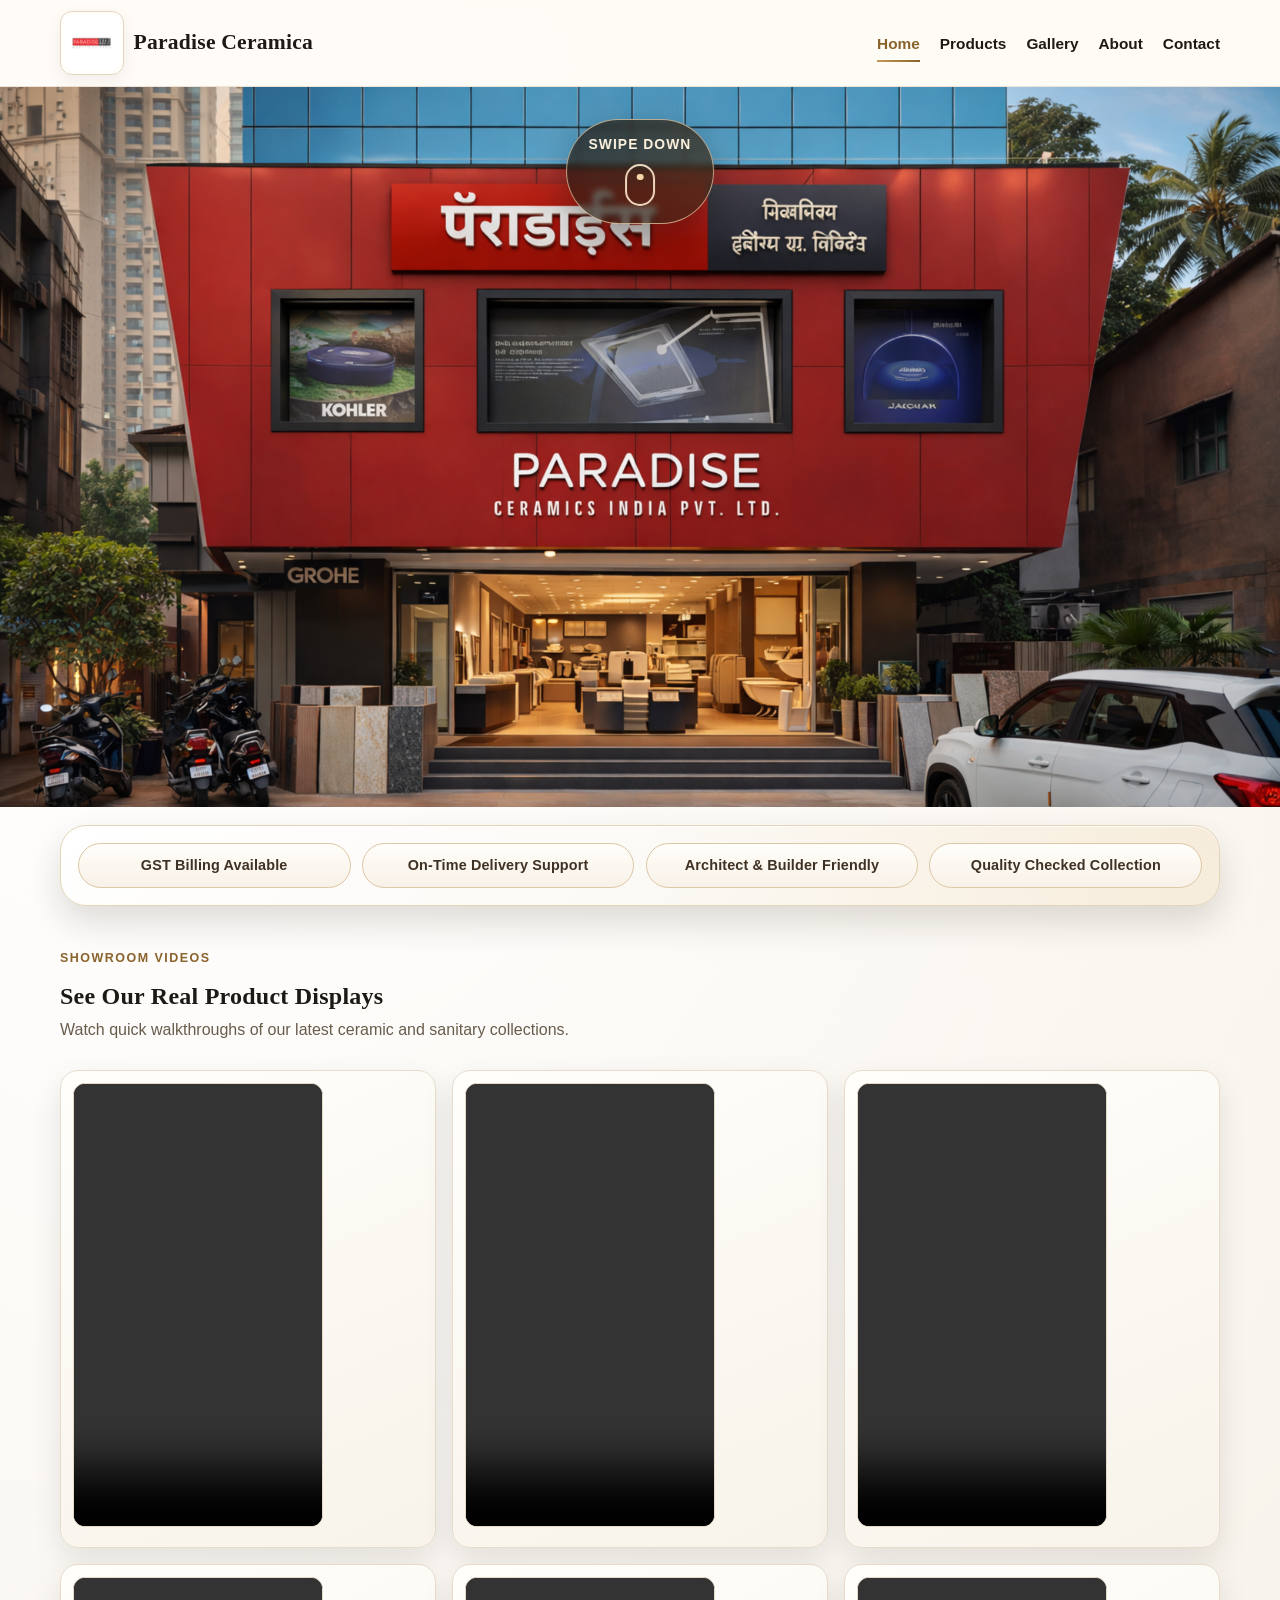
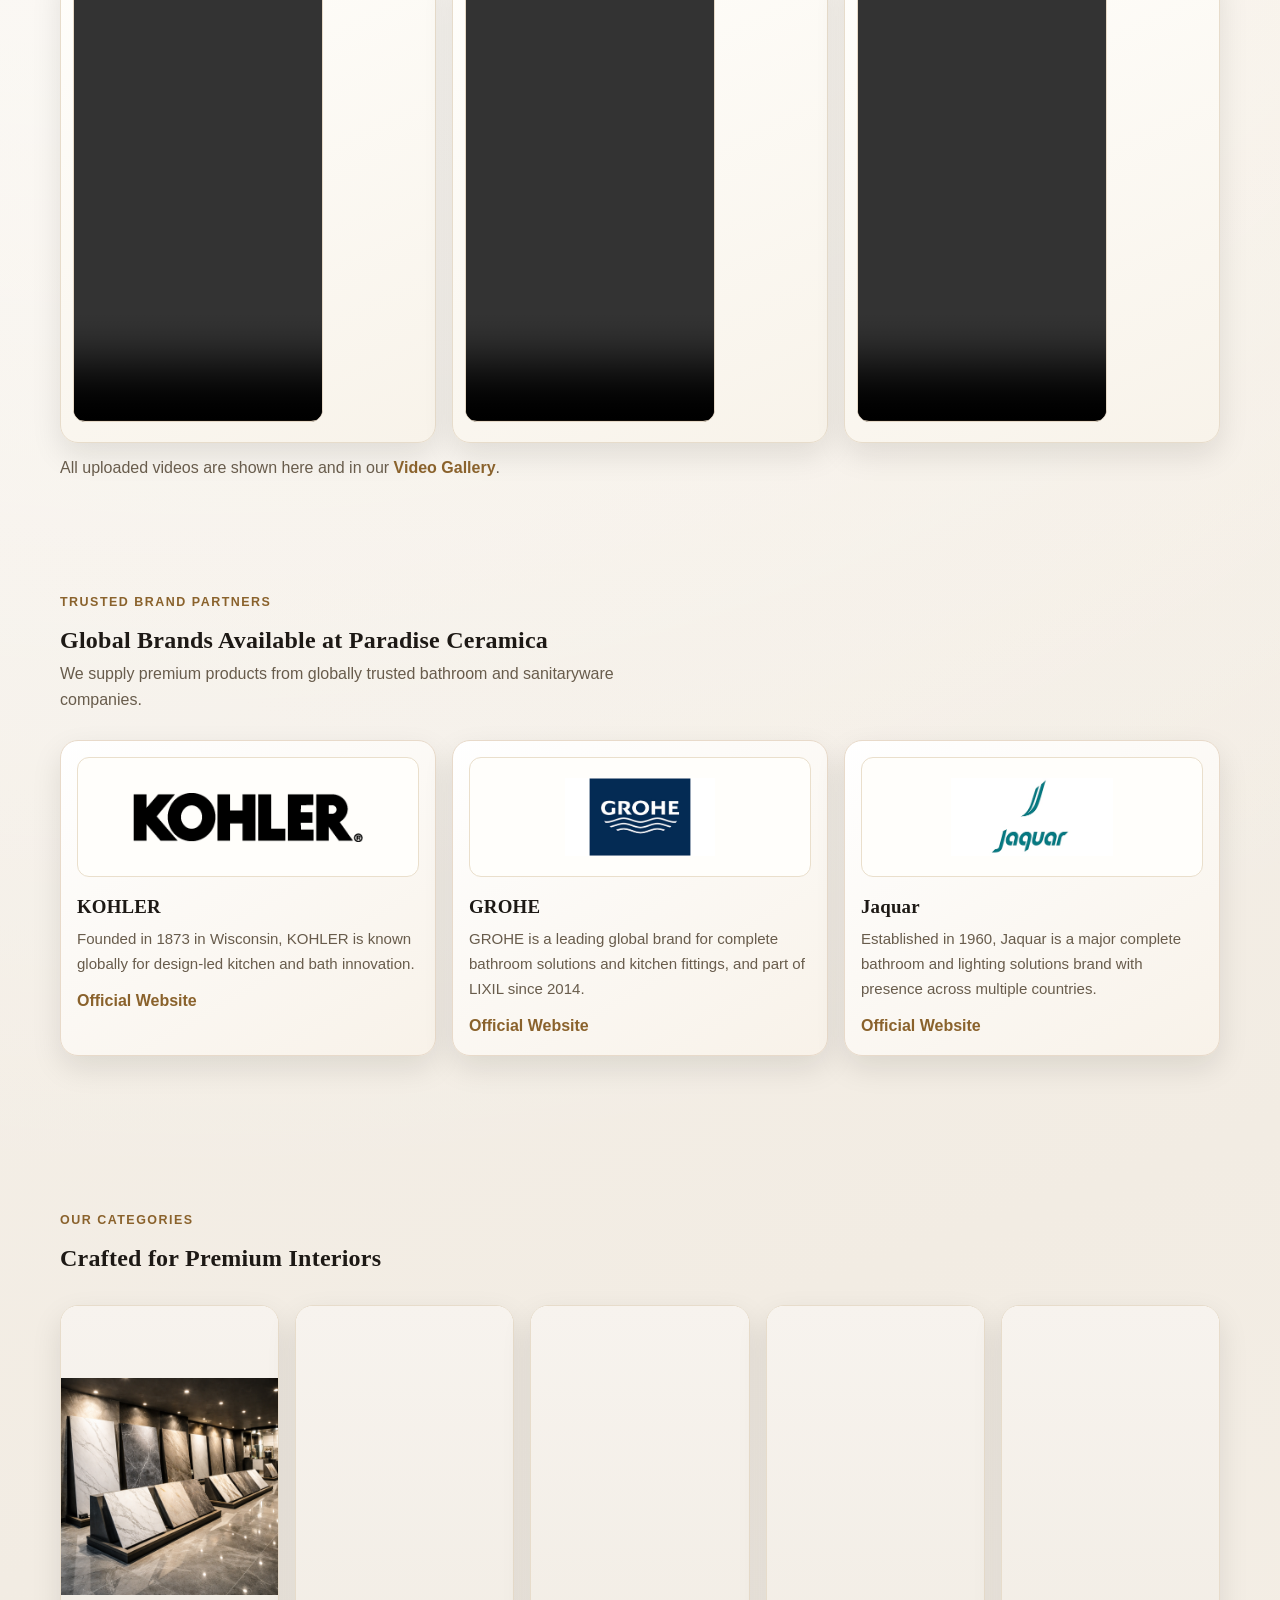
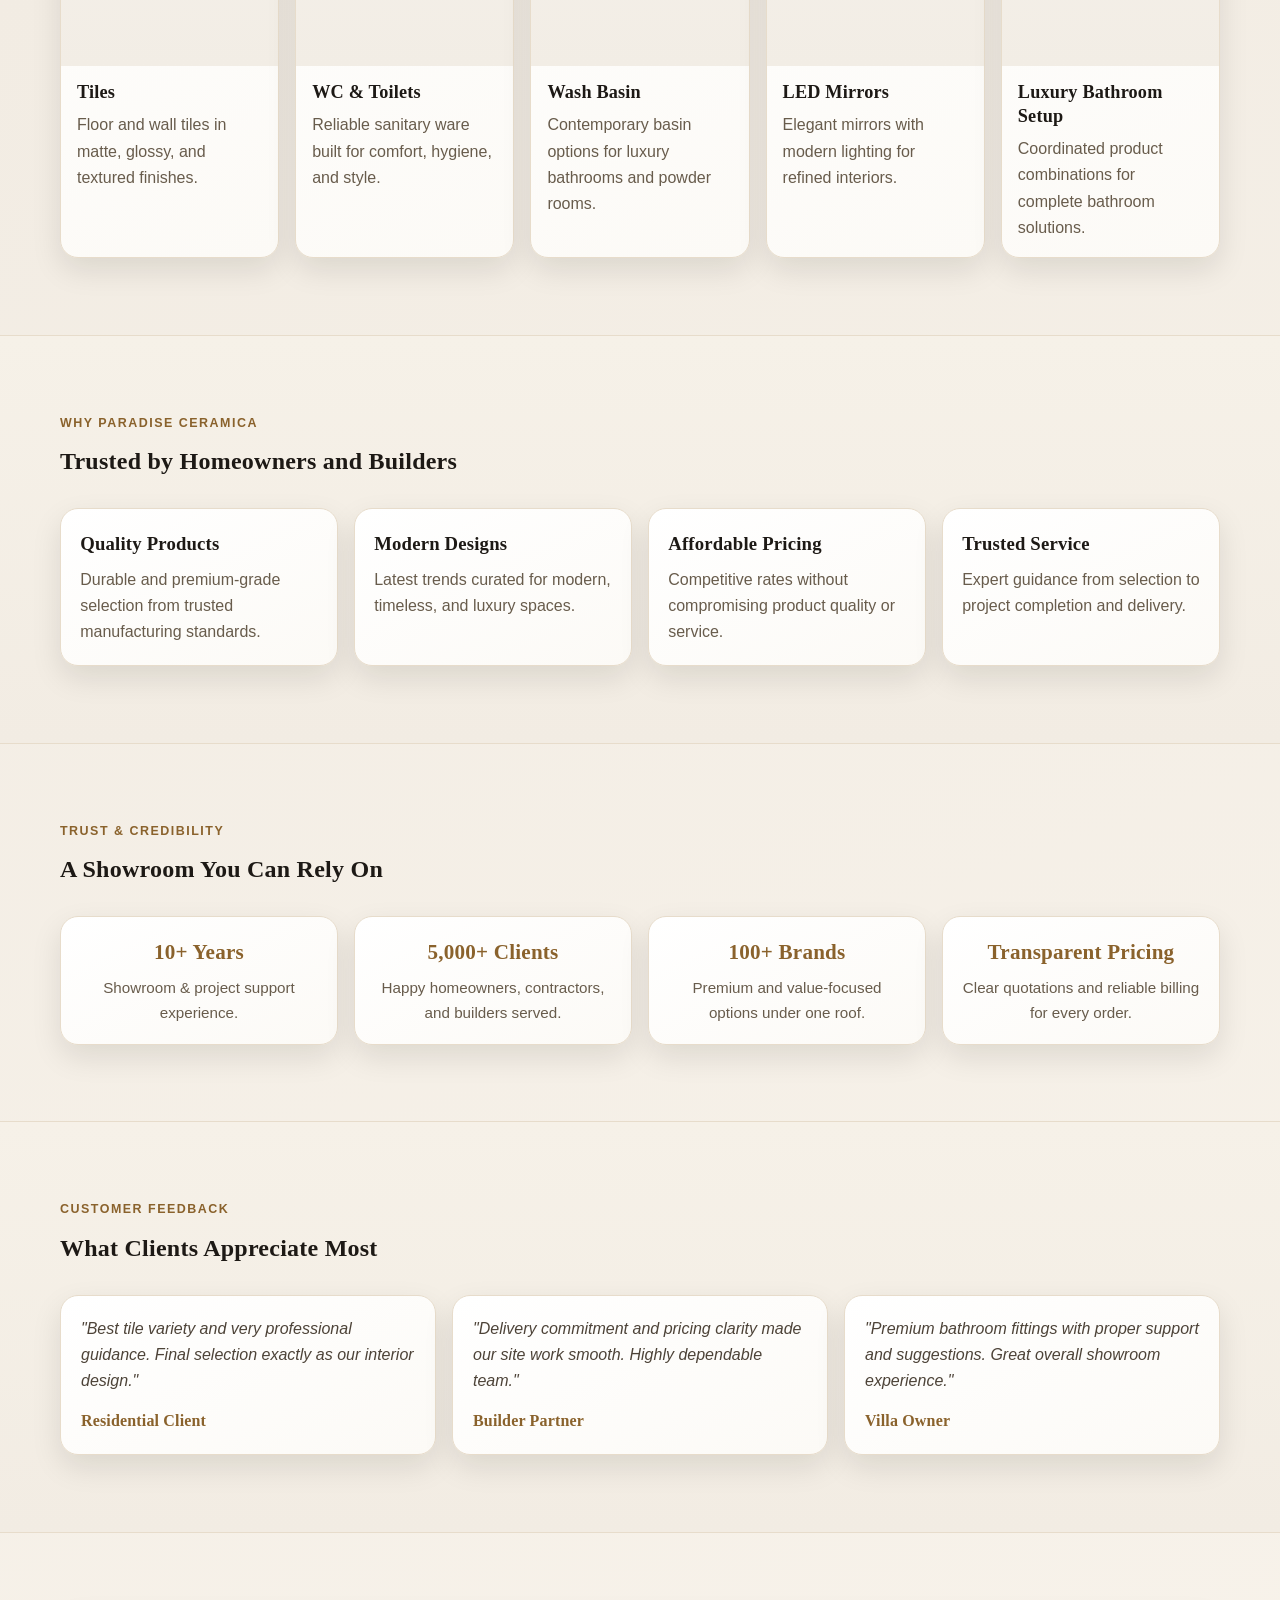
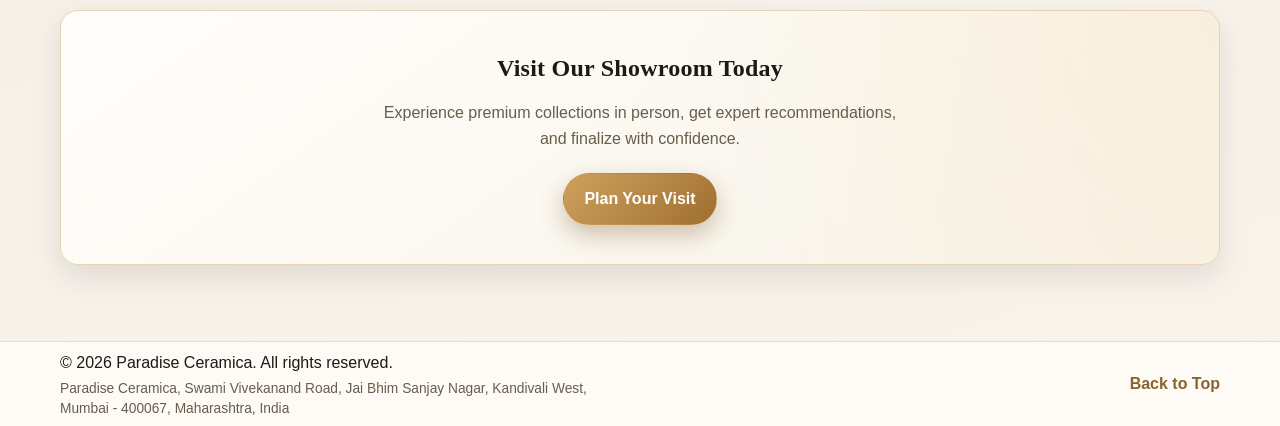
<file: index.html>
﻿<!doctype html>
<html lang="en">
<head>
  <meta charset="UTF-8" />
  <meta name="viewport" content="width=device-width, initial-scale=1.0" />
  <title>Paradise Ceramica | Premium Tiles & Sanitary Solutions</title>
  <meta name="description" content="Paradise Ceramica offers premium ceramic tiles, WC, wash basins, mirrors, and building materials for modern homes and projects." />
  <meta name="keywords" content="Paradise Ceramica, tiles showroom, sanitary ware, WC, basin, mirror, building materials" />
  <meta name="author" content="Paradise Ceramica" />
  <meta property="og:title" content="Paradise Ceramica" />
  <meta property="og:description" content="Premium tiles and sanitary solutions for modern living." />
  <meta property="og:type" content="website" />
  <meta property="og:image" content="assets/showroom-wide.jpg.png" />
  <link rel="canonical" href="index.html" />
  <link rel="stylesheet" href="style.css" />
</head>
<body data-page="home">
  <a class="skip-link" href="#main-content">Skip to content</a>
  <header class="site-header" id="top">
    <div class="container nav-wrap">
      <a class="logo" href="index.html" aria-label="Paradise Ceramica Home">
        <img src="assets/paradise ceramica logo.png" alt="Paradise Ceramica logo" width="42" height="42" decoding="async" />
        <span>Paradise Ceramica</span>
      </a>
      <button id="menuToggle" class="menu-toggle" aria-label="Open navigation" aria-expanded="false">Menu</button>
      <nav id="siteNav" class="site-nav" aria-label="Main navigation">
        <a href="index.html">Home</a>
        <a href="products.html">Products</a>
        <a href="gallery.html">Gallery</a>
        <a href="about.html">About</a>
        <a href="contact.html">Contact</a>
      </nav>
    </div>
  </header>

  <main id="main-content">
    <section class="hero section-gap">
      <div class="hero-media">
        <img src="assets/paradise ceramica.jpg" alt="Paradise Ceramica showroom front view" width="1600" height="900" fetchpriority="high" />
      </div>
      <a class="hero-scroll-card" href="#video-highlights-title" aria-label="Swipe down to explore more sections">
        <span class="hero-scroll-text">Swipe Down</span>
        <span class="hero-scroll-icon" aria-hidden="true"></span>
      </a>
    </section>

    <section class="trust-strip-wrap" aria-label="Trust highlights">
      <div class="container trust-strip reveal">
        <p class="trust-pill">GST Billing Available</p>
        <p class="trust-pill">On-Time Delivery Support</p>
        <p class="trust-pill">Architect &amp; Builder Friendly</p>
        <p class="trust-pill">Quality Checked Collection</p>
      </div>
    </section>

    <section class="section-gap video-highlights" aria-labelledby="video-highlights-title">
      <div class="container">
        <div class="section-head reveal">
          <p class="eyebrow">Showroom Videos</p>
          <h2 id="video-highlights-title">See Our Real Product Displays</h2>
          <p class="lead">Watch quick walkthroughs of our latest ceramic and sanitary collections.</p>
        </div>
        <div class="video-grid">
          <article class="video-card reveal">
            <video controls autoplay loop playsinline preload="metadata" muted>
              <source src="assets/bothroom video 1.mp4" type="video/mp4" />
            </video>
            <h3>Bathroom Display Walkthrough</h3>
          </article>
          <article class="video-card reveal">
            <video controls autoplay loop playsinline preload="metadata" muted>
              <source src="assets/bathroom video2.mp4" type="video/mp4" />
            </video>
            <h3>Sanitary Collection View</h3>
          </article>
          <article class="video-card reveal">
            <video controls autoplay loop playsinline preload="metadata" muted>
              <source src="assets/pintrist 3.mp4" type="video/mp4" />
            </video>
            <h3>Pinterest Video 3</h3>
          </article>
          <article class="video-card reveal">
            <video controls autoplay loop playsinline preload="metadata" muted>
              <source src="assets/pintrist 4.mp4" type="video/mp4" />
            </video>
            <h3>Pinterest Video 4</h3>
          </article>
          <article class="video-card reveal">
            <video controls autoplay loop playsinline preload="metadata" muted>
              <source src="assets/pintrist 5.mp4" type="video/mp4" />
            </video>
            <h3>Pinterest Video 5</h3>
          </article>
          <article class="video-card reveal">
            <video controls autoplay loop playsinline preload="metadata" muted>
              <source src="assets/pintrist 7.mp4" type="video/mp4" />
            </video>
            <h3>Pinterest Video 7</h3>
          </article>
        </div>
        <p class="video-note reveal">All uploaded videos are shown here and in our <a href="gallery.html">Video Gallery</a>.</p>
      </div>
    </section>

    <section class="section-gap brands-section" aria-labelledby="brand-partners-title">
      <div class="container">
        <div class="section-head reveal">
          <p class="eyebrow">Trusted Brand Partners</p>
          <h2 id="brand-partners-title">Global Brands Available at Paradise Ceramica</h2>
          <p class="lead">We supply premium products from globally trusted bathroom and sanitaryware companies.</p>
        </div>
        <div class="brand-grid">
          <article class="brand-card reveal">
            <div class="brand-logo-wrap">
              <img src="assets/kohler-logo.png" alt="KOHLER brand logo" width="400" height="120" loading="lazy" decoding="async" />
            </div>
            <div class="brand-meta">
              <h3>KOHLER</h3>
              <p>Founded in 1873 in Wisconsin, KOHLER is known globally for design-led kitchen and bath innovation.</p>
              <a class="brand-link" href="https://www.kohlercompany.com/" target="_blank" rel="noopener">Official Website</a>
            </div>
          </article>
          <article class="brand-card reveal">
            <div class="brand-logo-wrap">
              <img src="assets/grohe-logo.jpg" alt="GROHE brand logo" width="400" height="200" loading="lazy" decoding="async" />
            </div>
            <div class="brand-meta">
              <h3>GROHE</h3>
              <p>GROHE is a leading global brand for complete bathroom solutions and kitchen fittings, and part of LIXIL since 2014.</p>
              <a class="brand-link" href="https://www.grohe.com/en/corporate/homepage.html" target="_blank" rel="noopener">Official Website</a>
            </div>
          </article>
          <article class="brand-card reveal">
            <div class="brand-logo-wrap">
              <img src="assets/jaquar-logo.jpg" alt="Jaquar brand logo" width="400" height="160" loading="lazy" decoding="async" />
            </div>
            <div class="brand-meta">
              <h3>Jaquar</h3>
              <p>Established in 1960, Jaquar is a major complete bathroom and lighting solutions brand with presence across multiple countries.</p>
              <a class="brand-link" href="https://www.jaquar.com/about-jaquar-group" target="_blank" rel="noopener">Official Website</a>
            </div>
          </article>
        </div>
      </div>
    </section>

    <section class="section-gap" aria-labelledby="home-products-title">
      <div class="container">
        <div class="section-head reveal">
          <p class="eyebrow">Our Categories</p>
          <h2 id="home-products-title">Crafted for Premium Interiors</h2>
        </div>
        <div class="grid cards-5">
          <article class="card reveal">
            <img src="assets/tiles-display.jpg.png" alt="Ceramic tiles display" width="700" height="700" loading="lazy" decoding="async" />
            <h3>Tiles</h3>
            <p>Floor and wall tiles in matte, glossy, and textured finishes.</p>
          </article>
          <article class="card reveal">
            <img src="assets/wc.jpg.png" alt="Modern WC and toilet collection" width="700" height="700" loading="lazy" decoding="async" />
            <h3>WC &amp; Toilets</h3>
            <p>Reliable sanitary ware built for comfort, hygiene, and style.</p>
          </article>
          <article class="card reveal">
            <img src="assets/basin.jpg.png" alt="Designer wash basin" width="700" height="700" loading="lazy" decoding="async" />
            <h3>Wash Basin</h3>
            <p>Contemporary basin options for luxury bathrooms and powder rooms.</p>
          </article>
          <article class="card reveal">
            <img src="assets/mirror.jpg.png" alt="Premium LED bathroom mirror" width="700" height="700" loading="lazy" decoding="async" />
            <h3>LED Mirrors</h3>
            <p>Elegant mirrors with modern lighting for refined interiors.</p>
          </article>
          <article class="card reveal">
            <img src="assets/bathroom-full.jpg.png" alt="Luxury bathroom setup" width="700" height="700" loading="lazy" decoding="async" />
            <h3>Luxury Bathroom Setup</h3>
            <p>Coordinated product combinations for complete bathroom solutions.</p>
          </article>
        </div>
      </div>
    </section>

    <section class="section-gap section-alt" aria-labelledby="why-title">
      <div class="container">
        <div class="section-head reveal">
          <p class="eyebrow">Why Paradise Ceramica</p>
          <h2 id="why-title">Trusted by Homeowners and Builders</h2>
        </div>
        <div class="grid feature-grid">
          <article class="feature reveal"><h3>Quality Products</h3><p>Durable and premium-grade selection from trusted manufacturing standards.</p></article>
          <article class="feature reveal"><h3>Modern Designs</h3><p>Latest trends curated for modern, timeless, and luxury spaces.</p></article>
          <article class="feature reveal"><h3>Affordable Pricing</h3><p>Competitive rates without compromising product quality or service.</p></article>
          <article class="feature reveal"><h3>Trusted Service</h3><p>Expert guidance from selection to project completion and delivery.</p></article>
        </div>
      </div>
    </section>

    <section class="section-gap" aria-labelledby="trust-title">
      <div class="container">
        <div class="section-head reveal">
          <p class="eyebrow">Trust &amp; Credibility</p>
          <h2 id="trust-title">A Showroom You Can Rely On</h2>
        </div>
        <div class="trust-stats">
          <article class="stat reveal">
            <h3>10+ Years</h3>
            <p>Showroom &amp; project support experience.</p>
          </article>
          <article class="stat reveal">
            <h3>5,000+ Clients</h3>
            <p>Happy homeowners, contractors, and builders served.</p>
          </article>
          <article class="stat reveal">
            <h3>100+ Brands</h3>
            <p>Premium and value-focused options under one roof.</p>
          </article>
          <article class="stat reveal">
            <h3>Transparent Pricing</h3>
            <p>Clear quotations and reliable billing for every order.</p>
          </article>
        </div>
      </div>
    </section>

    <section class="section-gap section-alt" aria-labelledby="testimonial-title">
      <div class="container">
        <div class="section-head reveal">
          <p class="eyebrow">Customer Feedback</p>
          <h2 id="testimonial-title">What Clients Appreciate Most</h2>
        </div>
        <div class="testimonial-grid">
          <article class="testimonial reveal">
            <p>"Best tile variety and very professional guidance. Final selection exactly as our interior design."</p>
            <h3>Residential Client</h3>
          </article>
          <article class="testimonial reveal">
            <p>"Delivery commitment and pricing clarity made our site work smooth. Highly dependable team."</p>
            <h3>Builder Partner</h3>
          </article>
          <article class="testimonial reveal">
            <p>"Premium bathroom fittings with proper support and suggestions. Great overall showroom experience."</p>
            <h3>Villa Owner</h3>
          </article>
        </div>
      </div>
    </section>

    <section class="section-gap">
      <div class="container">
        <div class="cta reveal">
          <h2>Visit Our Showroom Today</h2>
          <p>Experience premium collections in person, get expert recommendations, and finalize with confidence.</p>
          <a class="btn btn-gold" href="contact.html">Plan Your Visit</a>
        </div>
      </div>
    </section>
  </main>

  <footer class="site-footer">
    <div class="container footer-wrap">
      <div>
        <p>&copy; <span id="year"></span> Paradise Ceramica. All rights reserved.</p>
        <address class="footer-address">
          Paradise Ceramica, Swami Vivekanand Road, Jai Bhim Sanjay Nagar, Kandivali West, Mumbai - 400067, Maharashtra, India
        </address>
      </div>
      <a href="#top" class="top-link">Back to Top</a>
    </div>
  </footer>

  <nav class="mobile-tabbar" aria-label="Mobile navigation">
    <a href="index.html"><span class="tab-ico">H</span><span class="tab-label">Home</span></a>
    <a href="products.html"><span class="tab-ico">P</span><span class="tab-label">Products</span></a>
    <a href="gallery.html"><span class="tab-ico">G</span><span class="tab-label">Gallery</span></a>
    <a href="about.html"><span class="tab-ico">A</span><span class="tab-label">About</span></a>
    <a href="contact.html"><span class="tab-ico">C</span><span class="tab-label">Contact</span></a>
  </nav>
  <script src="script.js" defer></script>
</body>
</html>
</file>
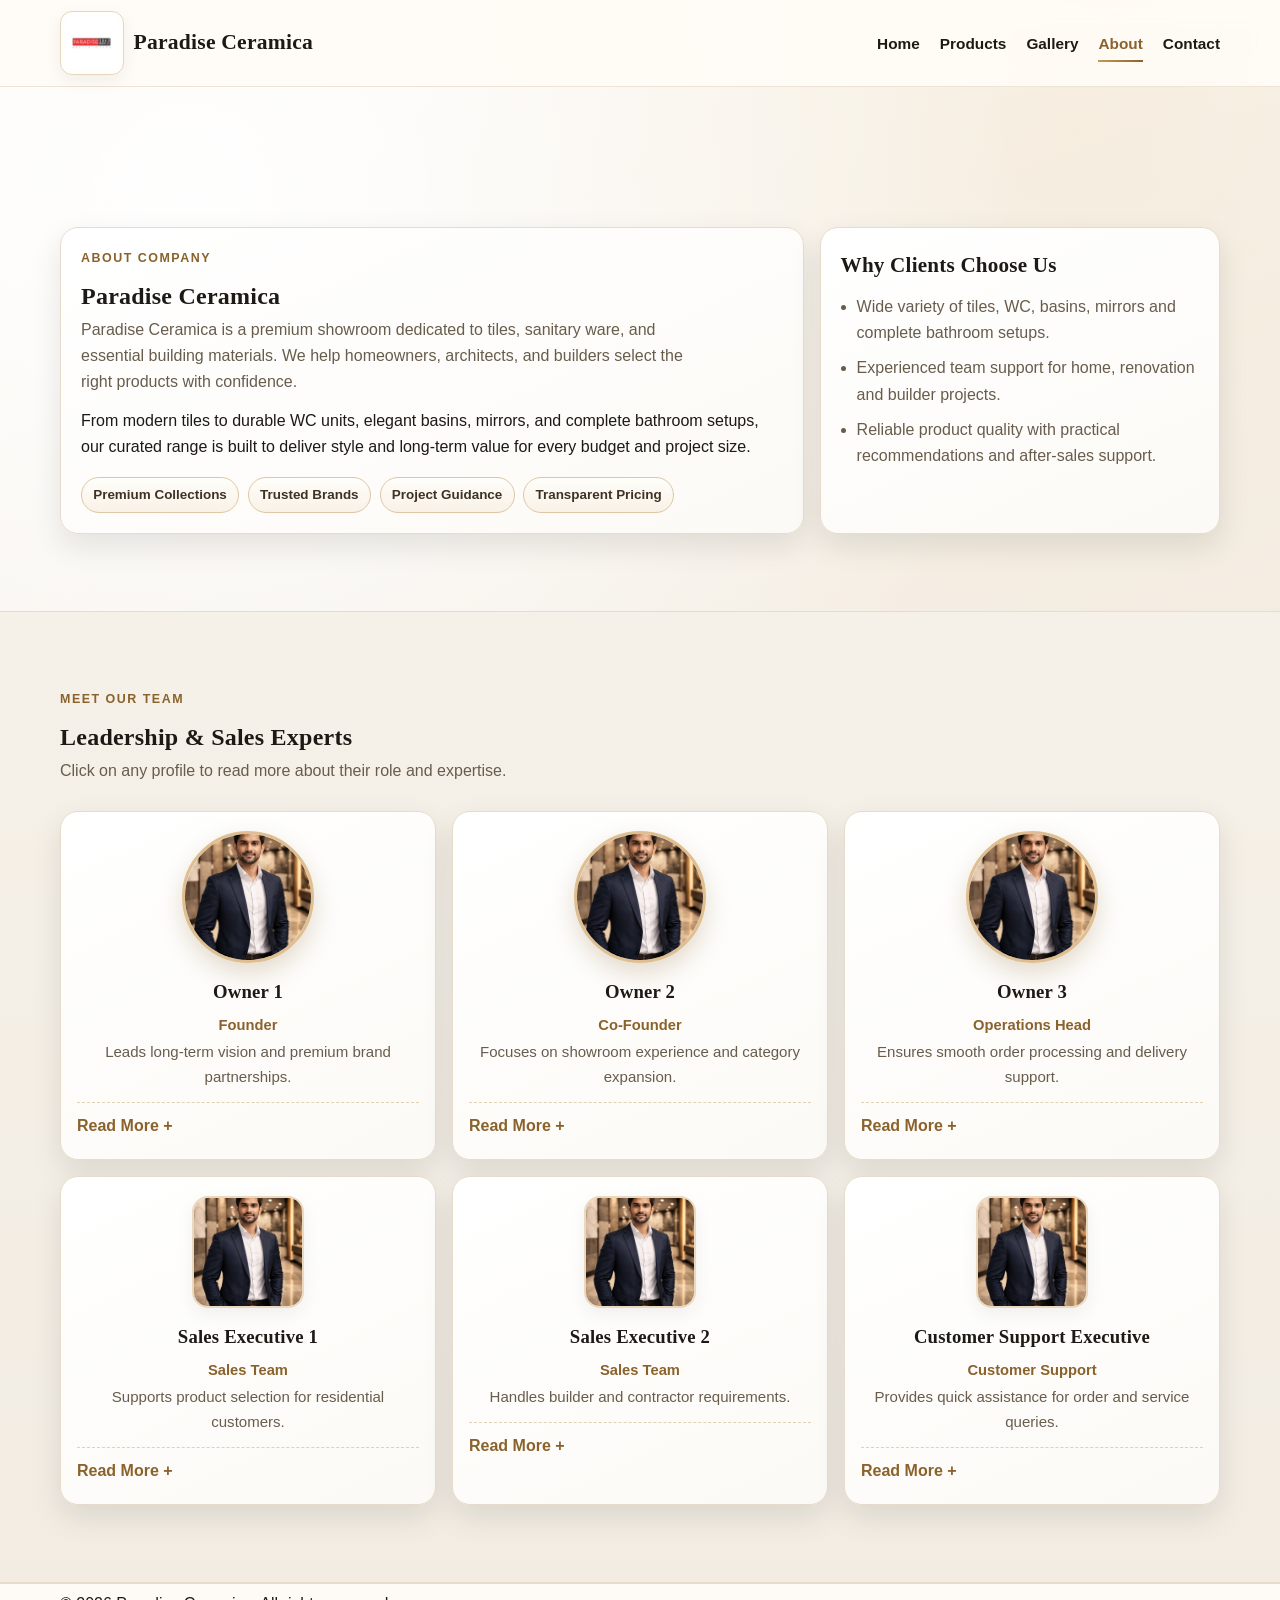
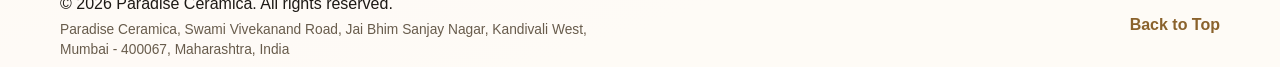
<file: about.html>
﻿<!doctype html>
<html lang="en">
<head>
  <meta charset="UTF-8" />
  <meta name="viewport" content="width=device-width, initial-scale=1.0" />
  <title>About Us | Paradise Ceramica</title>
  <meta name="description" content="Learn about Paradise Ceramica and meet our leadership and sales team." />
  <meta name="keywords" content="about paradise ceramica, ceramic showroom team" />
  <meta name="author" content="Paradise Ceramica" />
  <link rel="canonical" href="about.html" />
  <link rel="stylesheet" href="style.css" />
</head>
<body data-page="about">
  <a class="skip-link" href="#main-content">Skip to content</a>
  <header class="site-header" id="top">
    <div class="container nav-wrap">
      <a class="logo" href="index.html" aria-label="Paradise Ceramica Home">
        <img src="assets/paradise ceramica logo.png" alt="Paradise Ceramica logo" width="42" height="42" decoding="async" />
        <span>Paradise Ceramica</span>
      </a>
      <button id="menuToggle" class="menu-toggle" aria-label="Open navigation" aria-expanded="false">Menu</button>
      <nav id="siteNav" class="site-nav" aria-label="Main navigation">
        <a href="index.html">Home</a>
        <a href="products.html">Products</a>
        <a href="gallery.html">Gallery</a>
        <a href="about.html">About</a>
        <a href="contact.html">Contact</a>
      </nav>
    </div>
  </header>

  <main id="main-content" class="page-top">
    <section class="section-gap about-section" aria-labelledby="about-title">
      <div class="container">
        <div class="about-shell reveal">
          <div class="about-main">
            <p class="eyebrow">About Company</p>
            <h1 id="about-title">Paradise Ceramica</h1>
            <p class="lead">Paradise Ceramica is a premium showroom dedicated to tiles, sanitary ware, and essential building materials. We help homeowners, architects, and builders select the right products with confidence.</p>
            <p>From modern tiles to durable WC units, elegant basins, mirrors, and complete bathroom setups, our curated range is built to deliver style and long-term value for every budget and project size.</p>
            <div class="about-tags" aria-label="Company strengths">
              <span>Premium Collections</span>
              <span>Trusted Brands</span>
              <span>Project Guidance</span>
              <span>Transparent Pricing</span>
            </div>
          </div>
          <aside class="about-facts" aria-label="Key service points">
            <h2>Why Clients Choose Us</h2>
            <ul>
              <li>Wide variety of tiles, WC, basins, mirrors and complete bathroom setups.</li>
              <li>Experienced team support for home, renovation and builder projects.</li>
              <li>Reliable product quality with practical recommendations and after-sales support.</li>
            </ul>
          </aside>
        </div>
      </div>
    </section>

    <section class="section-gap section-alt" aria-labelledby="team-title">
      <div class="container">
        <div class="section-head reveal">
          <p class="eyebrow">Meet Our Team</p>
          <h2 id="team-title">Leadership &amp; Sales Experts</h2>
          <p class="lead">Click on any profile to read more about their role and expertise.</p>
        </div>
        <div class="grid team-grid">
          <article class="team-card leader-card reveal">
            <img src="assets/fff.png" alt="Owner 1 Founder" width="600" height="600" loading="lazy" decoding="async" />
            <h3>Owner 1</h3>
            <p class="team-role">Founder</p>
            <p class="team-summary">Leads long-term vision and premium brand partnerships.</p>
            <details class="profile-details">
              <summary>Read More</summary>
              <p>Owner 1 oversees strategic growth, customer trust initiatives, and ensures Paradise Ceramica maintains high product and service standards.</p>
            </details>
          </article>
          <article class="team-card leader-card reveal">
            <img src="assets/fff.png" alt="Owner 2 Co-Founder" width="600" height="600" loading="lazy" decoding="async" />
            <h3>Owner 2</h3>
            <p class="team-role">Co-Founder</p>
            <p class="team-summary">Focuses on showroom experience and category expansion.</p>
            <details class="profile-details">
              <summary>Read More</summary>
              <p>Owner 2 manages merchandising and vendor coordination, helping customers find the right design combinations for modern interiors.</p>
            </details>
          </article>
          <article class="team-card leader-card reveal">
            <img src="assets/fff.png" alt="Owner 3 Operations Head" width="600" height="600" loading="lazy" decoding="async" />
            <h3>Owner 3</h3>
            <p class="team-role">Operations Head</p>
            <p class="team-summary">Ensures smooth order processing and delivery support.</p>
            <details class="profile-details">
              <summary>Read More</summary>
              <p>Owner 3 supervises operations, dispatch coordination, and client communication to keep every project timeline efficient and reliable.</p>
            </details>
          </article>
          <article class="team-card reveal">
            <img src="assets/fff.png" alt="Sales Executive 1" width="600" height="600" loading="lazy" decoding="async" />
            <h3>Sales Executive 1</h3>
            <p class="team-role">Sales Team</p>
            <p class="team-summary">Supports product selection for residential customers.</p>
            <details class="profile-details">
              <summary>Read More</summary>
              <p>Helps clients compare styles, finishes, and budgets, ensuring practical recommendations for bathrooms and interior spaces.</p>
            </details>
          </article>
          <article class="team-card reveal">
            <img src="assets/fff.png" alt="Sales Executive 2" width="600" height="600" loading="lazy" decoding="async" />
            <h3>Sales Executive 2</h3>
            <p class="team-role">Sales Team</p>
            <p class="team-summary">Handles builder and contractor requirements.</p>
            <details class="profile-details">
              <summary>Read More</summary>
              <p>Coordinates bulk requirements, schedules, and product availability for project-based orders and commercial work.</p>
            </details>
          </article>
          <article class="team-card reveal">
            <img src="assets/fff.png" alt="Customer Support Executive" width="600" height="600" loading="lazy" decoding="async" />
            <h3>Customer Support Executive</h3>
            <p class="team-role">Customer Support</p>
            <p class="team-summary">Provides quick assistance for order and service queries.</p>
            <details class="profile-details">
              <summary>Read More</summary>
              <p>Guides customers on stock status, dispatch updates, and showroom visit coordination for smooth end-to-end support.</p>
            </details>
          </article>
        </div>
      </div>
    </section>
  </main>

  <footer class="site-footer">
    <div class="container footer-wrap">
      <div>
        <p>&copy; <span id="year"></span> Paradise Ceramica. All rights reserved.</p>
        <address class="footer-address">
          Paradise Ceramica, Swami Vivekanand Road, Jai Bhim Sanjay Nagar, Kandivali West, Mumbai - 400067, Maharashtra, India
        </address>
      </div>
      <a href="#top" class="top-link">Back to Top</a>
    </div>
  </footer>

  <nav class="mobile-tabbar" aria-label="Mobile navigation">
    <a href="index.html"><span class="tab-ico">H</span><span class="tab-label">Home</span></a>
    <a href="products.html"><span class="tab-ico">P</span><span class="tab-label">Products</span></a>
    <a href="gallery.html"><span class="tab-ico">G</span><span class="tab-label">Gallery</span></a>
    <a href="about.html"><span class="tab-ico">A</span><span class="tab-label">About</span></a>
    <a href="contact.html"><span class="tab-ico">C</span><span class="tab-label">Contact</span></a>
  </nav>
  <script src="script.js" defer></script>
</body>
</html>
</file>
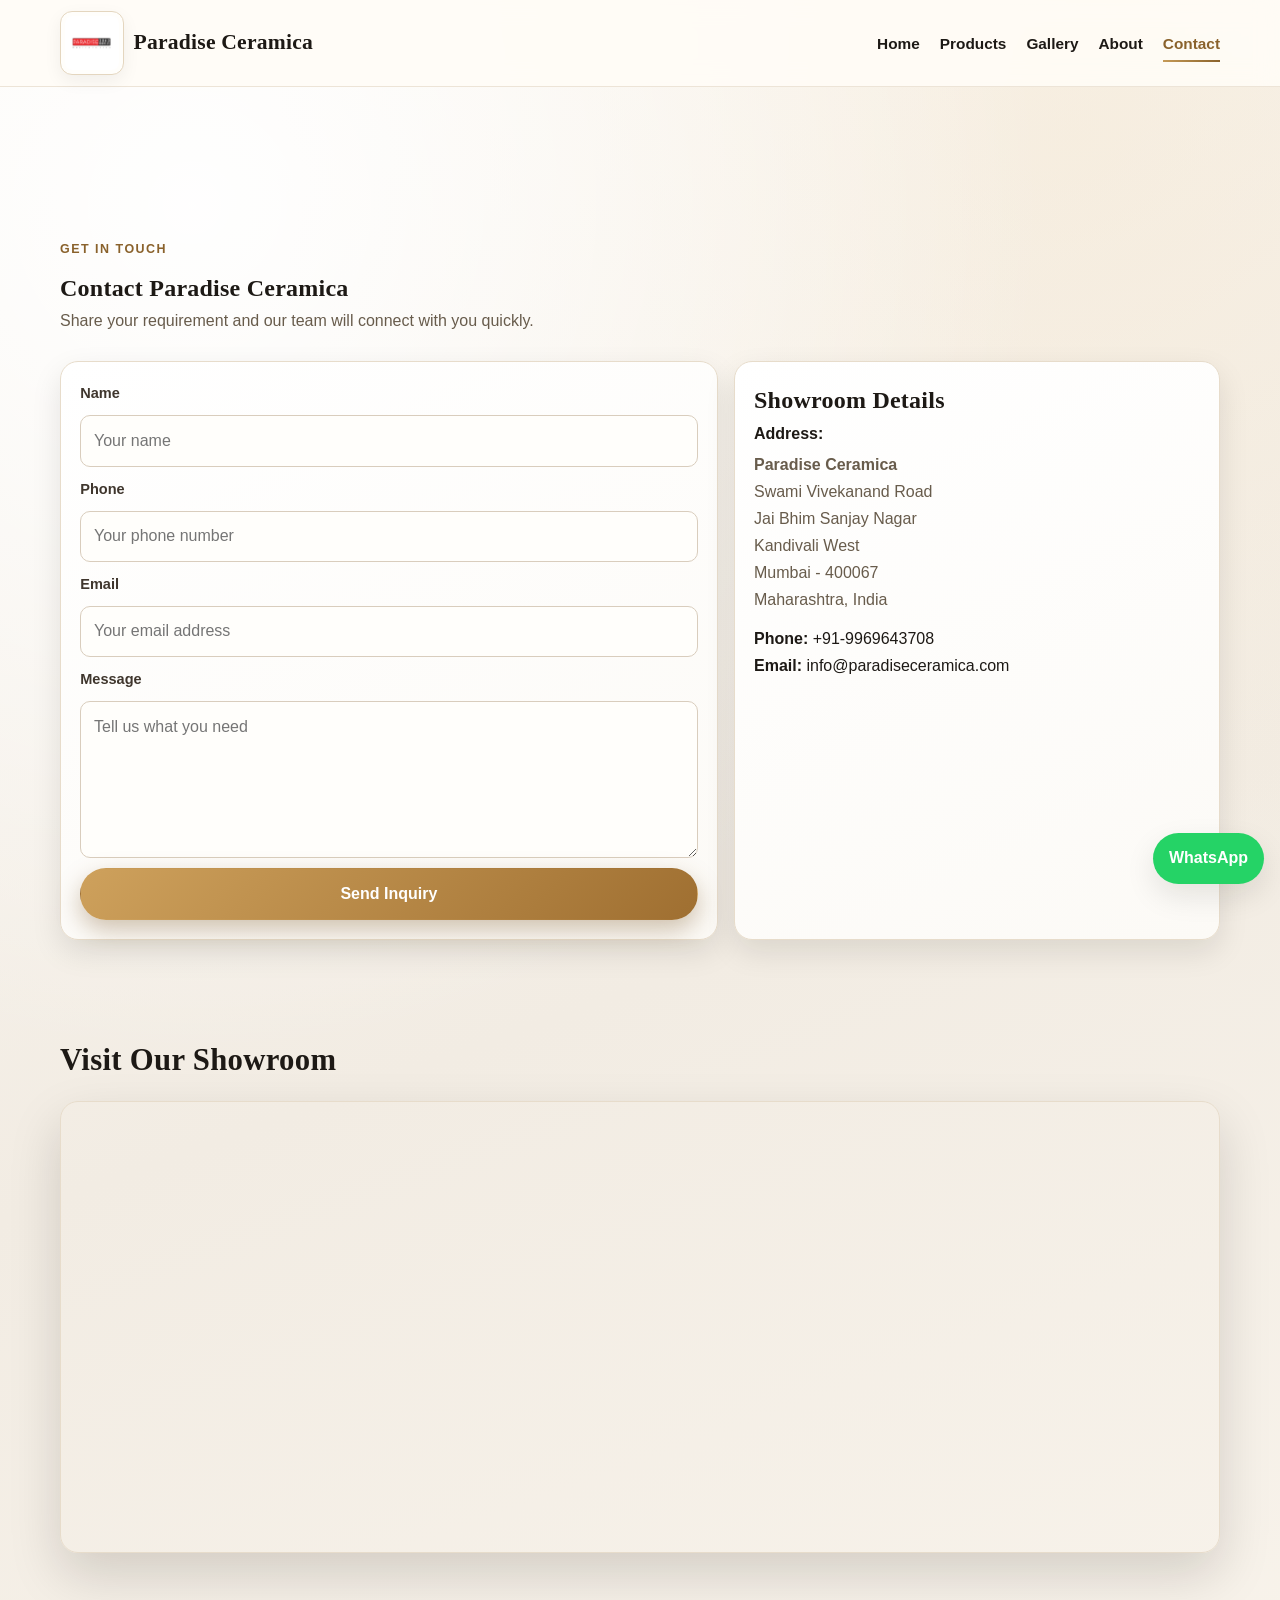
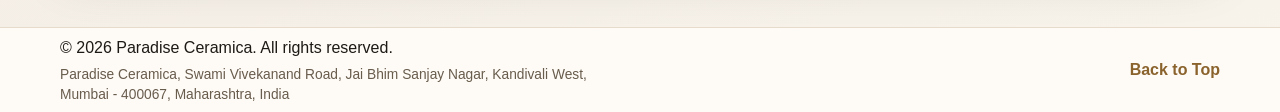
<file: contact.html>
﻿<!doctype html>
<html lang="en">
<head>
  <meta charset="UTF-8" />
  <meta name="viewport" content="width=device-width, initial-scale=1.0" />
  <title>Contact Us | Paradise Ceramica</title>
  <meta name="description" content="Contact Paradise Ceramica for premium tiles, sanitary ware, and building materials inquiries." />
  <meta name="keywords" content="contact paradise ceramica, tiles inquiry, sanitary ware showroom" />
  <meta name="author" content="Paradise Ceramica" />
  <link rel="canonical" href="contact.html" />
  <link rel="stylesheet" href="style.css" />
</head>
<body data-page="contact">
  <a class="skip-link" href="#main-content">Skip to content</a>
  <header class="site-header" id="top">
    <div class="container nav-wrap">
      <a class="logo" href="index.html" aria-label="Paradise Ceramica Home">
        <img src="assets/paradise ceramica logo.png" alt="Paradise Ceramica logo" width="42" height="42" decoding="async" />
        <span>Paradise Ceramica</span>
      </a>
      <button id="menuToggle" class="menu-toggle" aria-label="Open navigation" aria-expanded="false">Menu</button>
      <nav id="siteNav" class="site-nav" aria-label="Main navigation">
        <a href="index.html">Home</a>
        <a href="products.html">Products</a>
        <a href="gallery.html">Gallery</a>
        <a href="about.html">About</a>
        <a href="contact.html">Contact</a>
      </nav>
    </div>
  </header>

  <main id="main-content" class="page-top">
    <section class="section-gap">
      <div class="container">
        <div class="section-head reveal">
          <p class="eyebrow">Get in Touch</p>
          <h1>Contact Paradise Ceramica</h1>
          <p class="lead">Share your requirement and our team will connect with you quickly.</p>
        </div>
        <div class="contact-layout">
          <form class="contact-form reveal" action="#" method="post" novalidate>
            <label for="name">Name</label>
            <input id="name" name="name" type="text" placeholder="Your name" required />

            <label for="phone">Phone</label>
            <input id="phone" name="phone" type="tel" placeholder="Your phone number" required />

            <label for="email">Email</label>
            <input id="email" name="email" type="email" placeholder="Your email address" required />

            <label for="message">Message</label>
            <textarea id="message" name="message" rows="5" placeholder="Tell us what you need" required></textarea>

            <button class="btn btn-gold" type="submit">Send Inquiry</button>
          </form>

          <aside class="contact-info reveal">
            <h2>Showroom Details</h2>
            <p><strong>Address:</strong></p>
            <address class="showroom-address">
              <strong>Paradise Ceramica</strong><br />
              Swami Vivekanand Road<br />
              Jai Bhim Sanjay Nagar<br />
              Kandivali West<br />
              Mumbai - 400067<br />
              Maharashtra, India
            </address>
            <p><strong>Phone:</strong> +91-9969643708</p>
            <p><strong>Email:</strong> info@paradiseceramica.com</p>
          </aside>
        </div>
      </div>
    </section>

    <section class="map-section" aria-labelledby="showroom-map-title">
      <div class="container">
        <h2 id="showroom-map-title">Visit Our Showroom</h2>
        <div class="map-embed reveal">
          <iframe
            src="https://www.google.com/maps?q=Paradise+Ceramica+Swami+Vivekanand+Road+Jai+Bhim+Sanjay+Nagar+Kandivali+West+Mumbai+400067&z=17&output=embed"
            width="100%"
            height="450"
            allowfullscreen=""
            loading="lazy"
            title="Paradise Ceramica showroom location map"
            referrerpolicy="no-referrer-when-downgrade">
          </iframe>
        </div>
      </div>
    </section>
  </main>

  <a class="whatsapp-float" href="https://wa.me/919969643708" target="_blank" rel="noopener" aria-label="Chat on WhatsApp">WhatsApp</a>

  <footer class="site-footer">
    <div class="container footer-wrap">
      <div>
        <p>&copy; <span id="year"></span> Paradise Ceramica. All rights reserved.</p>
        <address class="footer-address">
          Paradise Ceramica, Swami Vivekanand Road, Jai Bhim Sanjay Nagar, Kandivali West, Mumbai - 400067, Maharashtra, India
        </address>
      </div>
      <a href="#top" class="top-link">Back to Top</a>
    </div>
  </footer>

  <nav class="mobile-tabbar" aria-label="Mobile navigation">
    <a href="index.html"><span class="tab-ico">H</span><span class="tab-label">Home</span></a>
    <a href="products.html"><span class="tab-ico">P</span><span class="tab-label">Products</span></a>
    <a href="gallery.html"><span class="tab-ico">G</span><span class="tab-label">Gallery</span></a>
    <a href="about.html"><span class="tab-ico">A</span><span class="tab-label">About</span></a>
    <a href="contact.html"><span class="tab-ico">C</span><span class="tab-label">Contact</span></a>
  </nav>
  <script src="script.js" defer></script>
</body>
</html>
</file>
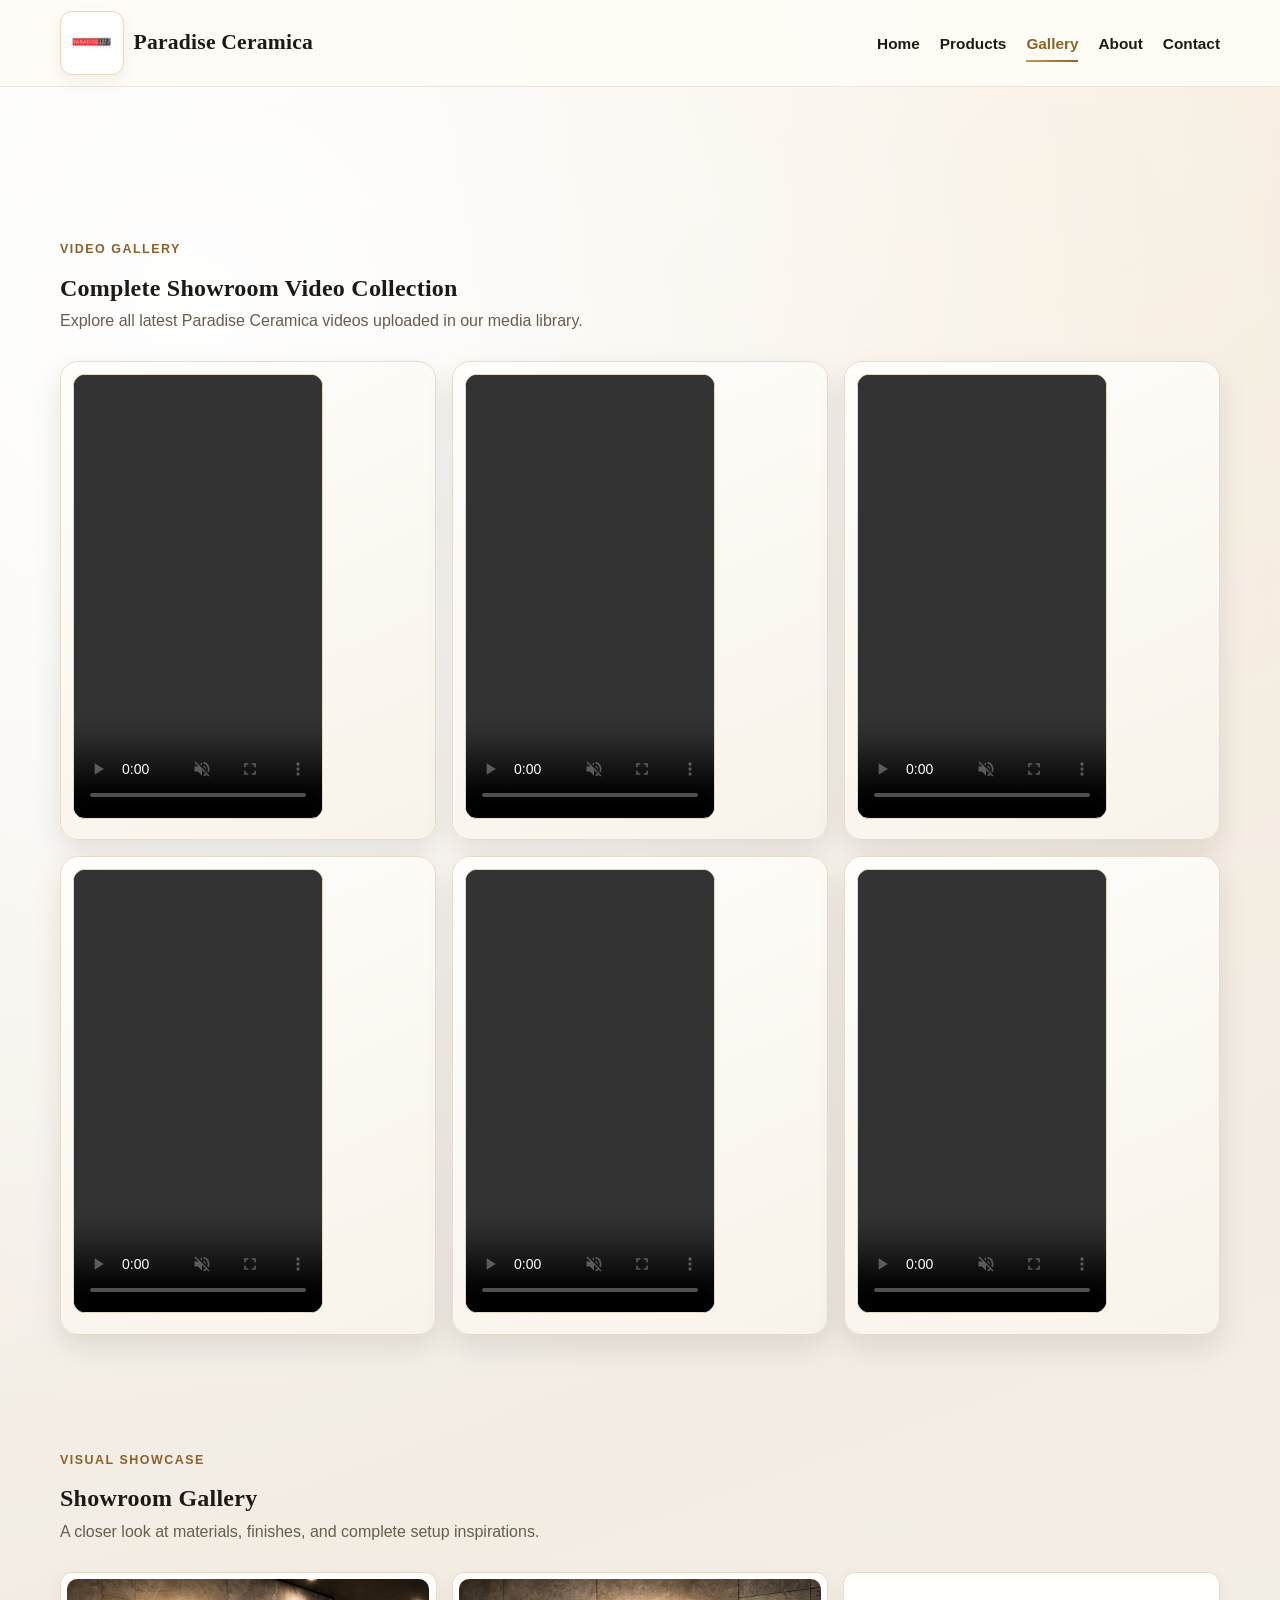
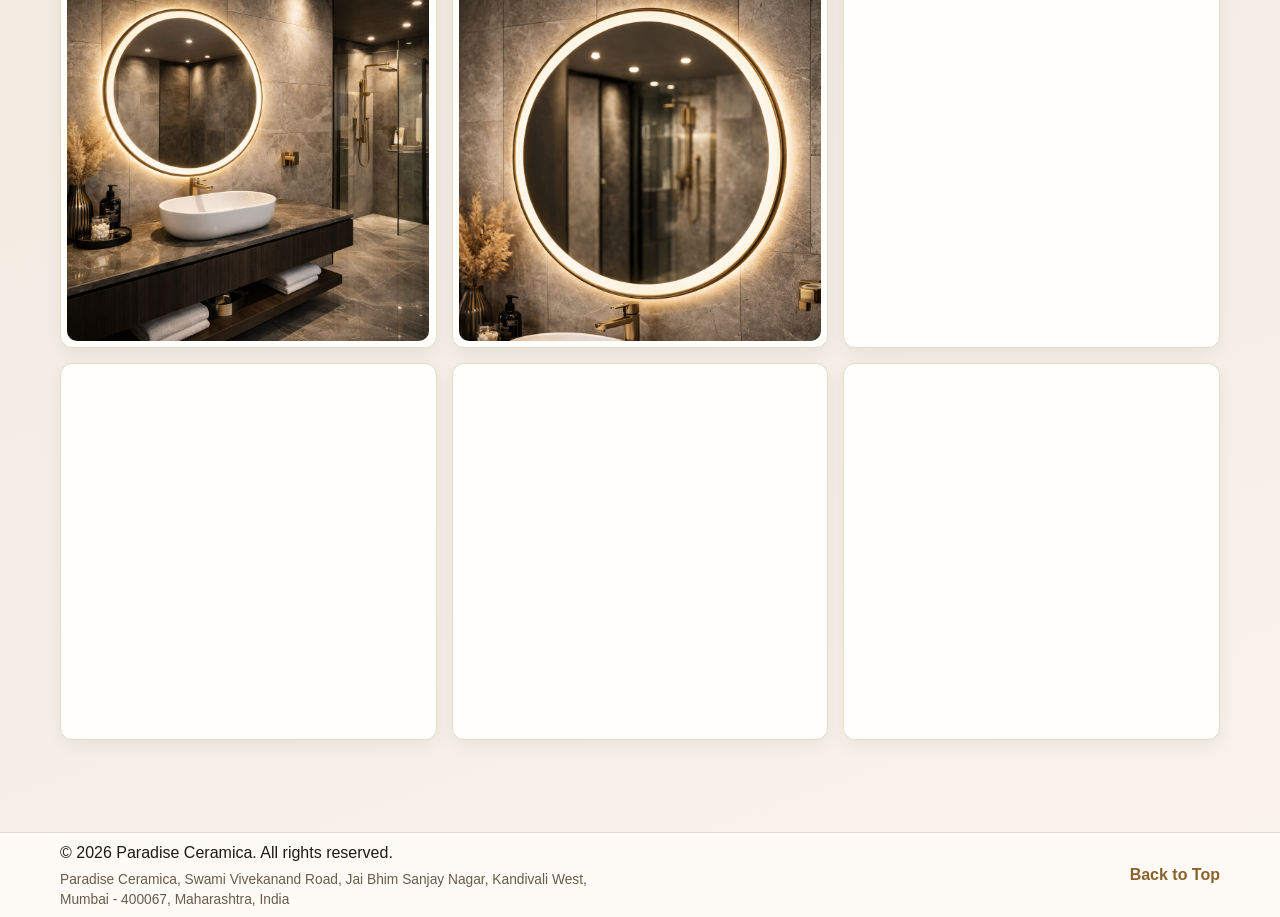
<file: gallery.html>
﻿<!doctype html>
<html lang="en">
<head>
  <meta charset="UTF-8" />
  <meta name="viewport" content="width=device-width, initial-scale=1.0" />
  <title>Gallery | Paradise Ceramica</title>
  <meta name="description" content="View Paradise Ceramica showroom and product gallery with premium tiles and sanitary displays." />
  <meta name="keywords" content="Paradise Ceramica gallery, showroom images, tiles gallery" />
  <meta name="author" content="Paradise Ceramica" />
  <link rel="canonical" href="gallery.html" />
  <link rel="stylesheet" href="style.css" />
</head>
<body data-page="gallery">
  <a class="skip-link" href="#main-content">Skip to content</a>
  <header class="site-header" id="top">
    <div class="container nav-wrap">
      <a class="logo" href="index.html" aria-label="Paradise Ceramica Home">
        <img src="assets/paradise ceramica logo.png" alt="Paradise Ceramica logo" width="42" height="42" decoding="async" />
        <span>Paradise Ceramica</span>
      </a>
      <button id="menuToggle" class="menu-toggle" aria-label="Open navigation" aria-expanded="false">Menu</button>
      <nav id="siteNav" class="site-nav" aria-label="Main navigation">
        <a href="index.html">Home</a>
        <a href="products.html">Products</a>
        <a href="gallery.html">Gallery</a>
        <a href="about.html">About</a>
        <a href="contact.html">Contact</a>
      </nav>
    </div>
  </header>

  <main id="main-content" class="page-top">
    <section class="section-gap video-showcase" aria-labelledby="video-showcase-title">
      <div class="container">
        <div class="section-head reveal">
          <p class="eyebrow">Video Gallery</p>
          <h1 id="video-showcase-title">Complete Showroom Video Collection</h1>
          <p class="lead">Explore all latest Paradise Ceramica videos uploaded in our media library.</p>
        </div>
        <div class="video-grid video-grid-full">
          <article class="video-card reveal">
            <video controls autoplay loop playsinline preload="metadata" muted>
              <source src="assets/bothroom video 1.mp4" type="video/mp4" />
            </video>
            <h3>Bathroom Video 1</h3>
          </article>
          <article class="video-card reveal">
            <video controls autoplay loop playsinline preload="metadata" muted>
              <source src="assets/bathroom video2.mp4" type="video/mp4" />
            </video>
            <h3>Bathroom Video 2</h3>
          </article>
          <article class="video-card reveal">
            <video controls autoplay loop playsinline preload="metadata" muted>
              <source src="assets/pintrist 3.mp4" type="video/mp4" />
            </video>
            <h3>Pinterest Video 3</h3>
          </article>
          <article class="video-card reveal">
            <video controls autoplay loop playsinline preload="metadata" muted>
              <source src="assets/pintrist 4.mp4" type="video/mp4" />
            </video>
            <h3>Pinterest Video 4</h3>
          </article>
          <article class="video-card reveal">
            <video controls autoplay loop playsinline preload="metadata" muted>
              <source src="assets/pintrist 5.mp4" type="video/mp4" />
            </video>
            <h3>Pinterest Video 5</h3>
          </article>
          <article class="video-card reveal">
            <video controls autoplay loop playsinline preload="metadata" muted>
              <source src="assets/pintrist 7.mp4" type="video/mp4" />
            </video>
            <h3>Pinterest Video 7</h3>
          </article>
        </div>
      </div>
    </section>

    <section class="section-gap">
      <div class="container">
        <div class="section-head reveal">
          <p class="eyebrow">Visual Showcase</p>
          <h1>Showroom Gallery</h1>
          <p class="lead">A closer look at materials, finishes, and complete setup inspirations.</p>
        </div>
        <div class="masonry" aria-label="Paradise Ceramica gallery images">
          <figure class="masonry-item reveal"><img src="assets/bathroom-full.jpg.png" alt="Luxury bathroom interior setup" width="800" height="1000" loading="lazy" decoding="async" /></figure>
          <figure class="masonry-item reveal"><img src="assets/tiles-display.jpg.png" alt="Designer tiles display rack" width="800" height="1000" loading="lazy" decoding="async" /></figure>
          <figure class="masonry-item reveal"><img src="assets/mirror.jpg.png" alt="Mirror collection showcase" width="800" height="1000" loading="lazy" decoding="async" /></figure>
          <figure class="masonry-item reveal"><img src="assets/basin.jpg.png" alt="Wash basin display section" width="800" height="1000" loading="lazy" decoding="async" /></figure>
          <figure class="masonry-item reveal"><img src="assets/wc.jpg.png" alt="WC and sanitary products lineup" width="800" height="1000" loading="lazy" decoding="async" /></figure>
          <figure class="masonry-item reveal"><img src="assets/Wide view of Paradise Ceramica showroom.png" alt="Wide view of Paradise Ceramica showroom" width="1600" height="900" loading="lazy" decoding="async" /></figure>
        </div>
      </div>
    </section>
  </main>

  <footer class="site-footer">
    <div class="container footer-wrap">
      <div>
        <p>&copy; <span id="year"></span> Paradise Ceramica. All rights reserved.</p>
        <address class="footer-address">
          Paradise Ceramica, Swami Vivekanand Road, Jai Bhim Sanjay Nagar, Kandivali West, Mumbai - 400067, Maharashtra, India
        </address>
      </div>
      <a href="#top" class="top-link">Back to Top</a>
    </div>
  </footer>

  <nav class="mobile-tabbar" aria-label="Mobile navigation">
    <a href="index.html"><span class="tab-ico">H</span><span class="tab-label">Home</span></a>
    <a href="products.html"><span class="tab-ico">P</span><span class="tab-label">Products</span></a>
    <a href="gallery.html"><span class="tab-ico">G</span><span class="tab-label">Gallery</span></a>
    <a href="about.html"><span class="tab-ico">A</span><span class="tab-label">About</span></a>
    <a href="contact.html"><span class="tab-ico">C</span><span class="tab-label">Contact</span></a>
  </nav>
  <script src="script.js" defer></script>
</body>
</html>
</file>
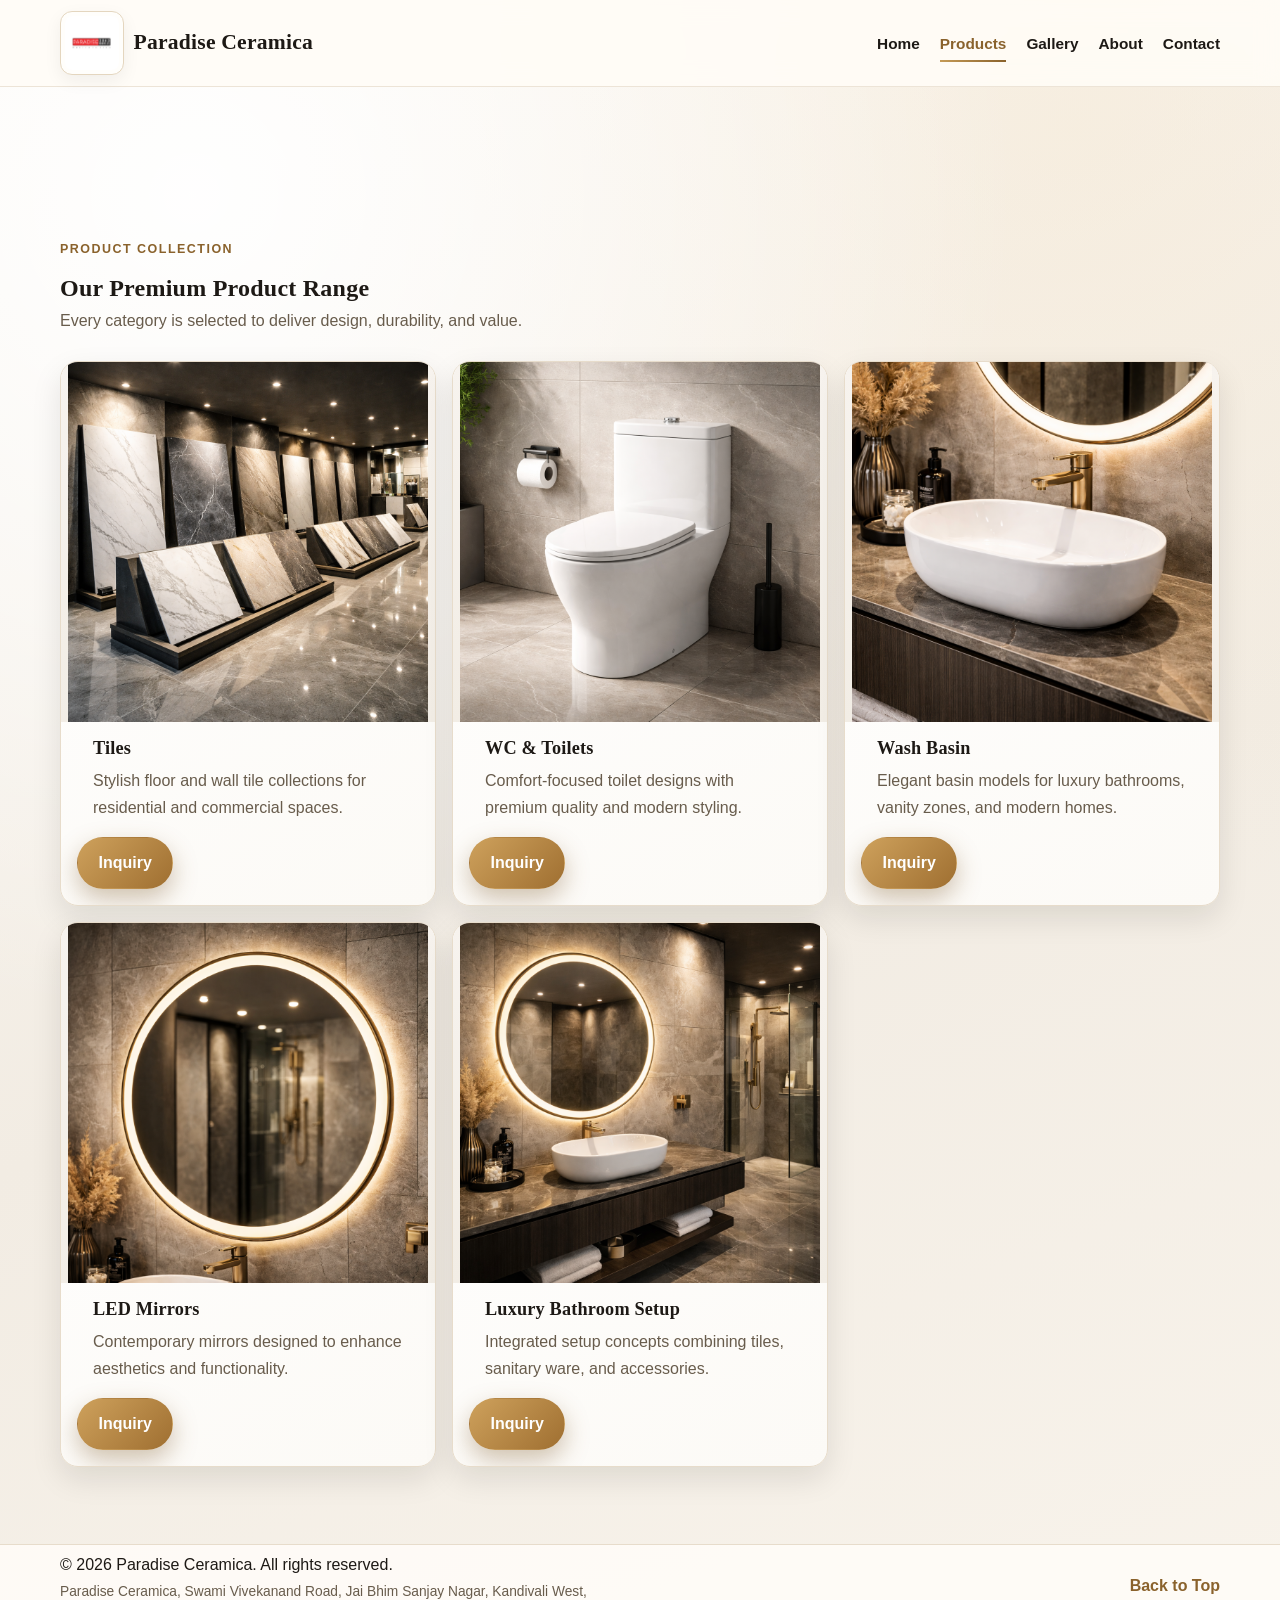
<file: products.html>
﻿<!doctype html>
<html lang="en">
<head>
  <meta charset="UTF-8" />
  <meta name="viewport" content="width=device-width, initial-scale=1.0" />
  <title>Products | Paradise Ceramica</title>
  <meta name="description" content="Explore Paradise Ceramica products: tiles, WC, wash basins, LED mirrors, and luxury bathroom solutions." />
  <meta name="keywords" content="tiles, wc, wash basin, mirror, bathroom setup" />
  <meta name="author" content="Paradise Ceramica" />
  <link rel="canonical" href="products.html" />
  <link rel="stylesheet" href="style.css" />
</head>
<body data-page="products">
  <a class="skip-link" href="#main-content">Skip to content</a>
  <header class="site-header" id="top">
    <div class="container nav-wrap">
      <a class="logo" href="index.html" aria-label="Paradise Ceramica Home">
        <img src="assets/paradise ceramica logo.png" alt="Paradise Ceramica logo" width="42" height="42" decoding="async" />
        <span>Paradise Ceramica</span>
      </a>
      <button id="menuToggle" class="menu-toggle" aria-label="Open navigation" aria-expanded="false">Menu</button>
      <nav id="siteNav" class="site-nav" aria-label="Main navigation">
        <a href="index.html">Home</a>
        <a href="products.html">Products</a>
        <a href="gallery.html">Gallery</a>
        <a href="about.html">About</a>
        <a href="contact.html">Contact</a>
      </nav>
    </div>
  </header>

  <main id="main-content" class="page-top">
    <section class="section-gap">
      <div class="container">
        <div class="section-head reveal">
          <p class="eyebrow">Product Collection</p>
          <h1>Our Premium Product Range</h1>
          <p class="lead">Every category is selected to deliver design, durability, and value.</p>
        </div>
        <div class="grid product-grid">
          <article class="card product-card reveal">
            <img src="assets/tiles-display.jpg.png" alt="Premium ceramic tiles" width="700" height="700" loading="lazy" decoding="async" />
            <div class="card-body">
              <h2>Tiles</h2>
              <p>Stylish floor and wall tile collections for residential and commercial spaces.</p>
              <a class="btn btn-gold" href="contact.html?product=tiles">Inquiry</a>
            </div>
          </article>
          <article class="card product-card reveal">
            <img src="assets/wc.jpg.png" alt="Sanitary WC options" width="700" height="700" loading="lazy" decoding="async" />
            <div class="card-body">
              <h2>WC &amp; Toilets</h2>
              <p>Comfort-focused toilet designs with premium quality and modern styling.</p>
              <a class="btn btn-gold" href="contact.html?product=wc">Inquiry</a>
            </div>
          </article>
          <article class="card product-card reveal">
            <img src="assets/basin.jpg.png" alt="Wash basin collection" width="700" height="700" loading="lazy" decoding="async" />
            <div class="card-body">
              <h2>Wash Basin</h2>
              <p>Elegant basin models for luxury bathrooms, vanity zones, and modern homes.</p>
              <a class="btn btn-gold" href="contact.html?product=basin">Inquiry</a>
            </div>
          </article>
          <article class="card product-card reveal">
            <img src="assets/mirror.jpg.png" alt="LED mirror for bathroom" width="700" height="700" loading="lazy" decoding="async" />
            <div class="card-body">
              <h2>LED Mirrors</h2>
              <p>Contemporary mirrors designed to enhance aesthetics and functionality.</p>
              <a class="btn btn-gold" href="contact.html?product=mirror">Inquiry</a>
            </div>
          </article>
          <article class="card product-card reveal">
            <img src="assets/bathroom-full.jpg.png" alt="Complete luxury bathroom setup" width="700" height="700" loading="lazy" decoding="async" />
            <div class="card-body">
              <h2>Luxury Bathroom Setup</h2>
              <p>Integrated setup concepts combining tiles, sanitary ware, and accessories.</p>
              <a class="btn btn-gold" href="contact.html?product=bathroom">Inquiry</a>
            </div>
          </article>
        </div>
      </div>
    </section>
  </main>

  <footer class="site-footer">
    <div class="container footer-wrap">
      <div>
        <p>&copy; <span id="year"></span> Paradise Ceramica. All rights reserved.</p>
        <address class="footer-address">
          Paradise Ceramica, Swami Vivekanand Road, Jai Bhim Sanjay Nagar, Kandivali West, Mumbai - 400067, Maharashtra, India
        </address>
      </div>
      <a href="#top" class="top-link">Back to Top</a>
    </div>
  </footer>

  <nav class="mobile-tabbar" aria-label="Mobile navigation">
    <a href="index.html"><span class="tab-ico">H</span><span class="tab-label">Home</span></a>
    <a href="products.html"><span class="tab-ico">P</span><span class="tab-label">Products</span></a>
    <a href="gallery.html"><span class="tab-ico">G</span><span class="tab-label">Gallery</span></a>
    <a href="about.html"><span class="tab-ico">A</span><span class="tab-label">About</span></a>
    <a href="contact.html"><span class="tab-ico">C</span><span class="tab-label">Contact</span></a>
  </nav>
  <script src="script.js" defer></script>
</body>
</html>
</file>
<file: style.css>
﻿:root {
  --bg: #f6f2ec;
  --surface: #ffffff;
  --surface-soft: #fcfaf6;
  --surface-alt: #f2ede5;
  --text: #1d1915;
  --muted: #685c4c;
  --line: #e7dccb;
  --gold: #c59a56;
  --gold-strong: #8a622c;
  --gold-soft: #f3e1c6;
  --success: #25d366;
  --shadow-xs: 0 6px 18px rgba(24, 17, 10, 0.06);
  --shadow-sm: 0 12px 30px rgba(24, 17, 10, 0.1);
  --shadow-md: 0 22px 52px rgba(20, 14, 8, 0.15);
  --radius-sm: 12px;
  --radius-md: 18px;
  --radius-lg: 24px;
  --container: min(1160px, 92vw);
}

* {
  box-sizing: border-box;
}

html {
  scroll-behavior: smooth;
}

body {
  margin: 0;
  color: var(--text);
  font-family: "Trebuchet MS", "Segoe UI", Tahoma, Geneva, Verdana, sans-serif;
  line-height: 1.65;
  background:
    radial-gradient(circle at 15% 12%, rgba(255, 255, 255, 0.95), rgba(255, 255, 255, 0) 46%),
    radial-gradient(circle at 84% 8%, rgba(245, 230, 206, 0.42), rgba(245, 230, 206, 0) 42%),
    linear-gradient(160deg, #fbf8f3 0%, #f2ece3 56%, #f8f3eb 100%);
}

::selection {
  background: #dcc09a;
  color: #1a1612;
}

img,
iframe {
  display: block;
  width: 100%;
}

h1,
h2,
h3,
.logo {
  font-family: Georgia, "Times New Roman", serif;
  letter-spacing: 0.01em;
}

h1,
h2,
h3,
p,
figure {
  margin: 0;
}

a,
button,
input,
textarea {
  font: inherit;
}

:focus-visible {
  outline: 2px solid var(--gold);
  outline-offset: 2px;
}

.container {
  width: var(--container);
  margin-inline: auto;
}

.section-gap {
  padding: clamp(3rem, 6vw, 5.4rem) 0;
}

.page-top {
  padding-top: 4.7rem;
}

.section-head {
  margin-bottom: 1.65rem;
}

.eyebrow {
  color: var(--gold-strong);
  text-transform: uppercase;
  letter-spacing: 0.12em;
  font-size: 0.78rem;
  font-weight: 700;
  margin-bottom: 0.55rem;
}

.lead {
  color: var(--muted);
  max-width: 70ch;
}

.skip-link {
  position: absolute;
  left: -9999px;
  top: 0;
  background: #15120e;
  color: #fff;
  padding: 0.55rem 0.85rem;
  z-index: 100;
  border-radius: 6px;
}

.skip-link:focus {
  left: 0.7rem;
  top: 0.7rem;
}

.site-header {
  position: sticky;
  top: 0;
  z-index: 50;
  border-bottom: 1px solid rgba(231, 220, 203, 0.72);
  background: rgba(255, 252, 247, 0.9);
  backdrop-filter: blur(11px);
  transition: box-shadow 0.25s ease, border-color 0.25s ease;
}

.site-header.is-scrolled {
  border-color: var(--line);
  box-shadow: 0 10px 26px rgba(25, 18, 10, 0.1);
}

.nav-wrap {
  min-height: 5.4rem;
  display: flex;
  align-items: center;
  justify-content: space-between;
  gap: 1rem;
}

.logo {
  display: inline-flex;
  align-items: center;
  gap: 0.6rem;
  text-decoration: none;
  color: var(--text);
  font-size: clamp(1.08rem, 1.7vw, 1.35rem);
  font-weight: 700;
}

.logo img {
  width: 64px;
  height: 64px;
  object-fit: contain;
  border-radius: 12px;
  background: #fffefb;
  border: 1px solid #e4d6bf;
  padding: 4px;
  box-shadow: var(--shadow-xs);
}

.logo span {
  line-height: 1.1;
  white-space: nowrap;
}

.site-nav {
  display: flex;
  align-items: center;
  gap: 1.25rem;
}

.site-nav a {
  position: relative;
  color: var(--text);
  text-decoration: none;
  font-size: 0.96rem;
  font-weight: 600;
  padding: 0.18rem 0;
  transition: color 0.2s ease;
}

.site-nav a::after {
  content: "";
  position: absolute;
  left: 0;
  bottom: -0.2rem;
  width: 100%;
  height: 2px;
  background: linear-gradient(90deg, var(--gold), var(--gold-strong));
  transform: scaleX(0);
  transform-origin: left;
  transition: transform 0.2s ease;
}

.site-nav a:hover::after,
.site-nav a.active::after {
  transform: scaleX(1);
}

.site-nav a:hover,
.site-nav a.active {
  color: var(--gold-strong);
}

.menu-toggle {
  display: none;
  border: 1px solid var(--line);
  border-radius: 999px;
  background: #fffdfa;
  color: var(--text);
  font-weight: 700;
  padding: 0.45rem 0.95rem;
}

.hero {
  position: relative;
  isolation: isolate;
}

.hero.section-gap {
  padding: 0;
}

.hero-media {
  position: relative;
  line-height: 0;
  background: #1f1811;
}

.hero-media img {
  width: 100%;
  height: auto;
  object-fit: contain;
}

.hero-scroll-card {
  position: absolute;
  left: 50%;
  top: clamp(1rem, 2.8vw, 2rem);
  bottom: auto;
  z-index: 4;
  transform: translateX(-50%);
  text-decoration: none;
  display: inline-flex;
  flex-direction: column;
  align-items: center;
  gap: 0.5rem;
  border: 1px solid rgba(234, 209, 172, 0.72);
  border-radius: 999px;
  padding: 0.82rem 1.35rem 1.06rem;
  background:
    linear-gradient(145deg, rgba(29, 22, 16, 0.7), rgba(38, 28, 19, 0.6)),
    radial-gradient(circle at top right, rgba(197, 154, 86, 0.35), rgba(197, 154, 86, 0));
  box-shadow: 0 16px 36px rgba(12, 9, 6, 0.35);
  backdrop-filter: blur(3px);
  animation: heroScrollFloat 1.8s ease-in-out infinite;
}

.hero-scroll-text {
  color: #fff4df;
  text-transform: uppercase;
  letter-spacing: 0.08em;
  font-size: 0.86rem;
  font-weight: 700;
}

.hero-scroll-icon {
  width: 1.9rem;
  height: 2.6rem;
  border: 2.2px solid rgba(255, 234, 207, 0.9);
  border-radius: 999px;
  position: relative;
}

.hero-scroll-icon::before {
  content: "";
  position: absolute;
  left: 50%;
  top: 0.46rem;
  width: 0.42rem;
  height: 0.42rem;
  border-radius: 50%;
  background: #f6d7a9;
  transform: translateX(-50%);
  animation: heroScrollDot 1.4s ease-in-out infinite;
}

.hero-scroll-card:hover {
  box-shadow: 0 22px 44px rgba(12, 9, 6, 0.4);
}

@keyframes heroScrollFloat {
  0%,
  100% {
    transform: translate(-50%, 0);
  }
  50% {
    transform: translate(-50%, 7px);
  }
}

@keyframes heroScrollDot {
  0% {
    opacity: 1;
    transform: translate(-50%, 0);
  }
  65% {
    opacity: 1;
    transform: translate(-50%, 0.65rem);
  }
  100% {
    opacity: 0;
    transform: translate(-50%, 0.95rem);
  }
}

.hero-content {
  position: relative;
  z-index: 2;
  color: #fff;
  max-width: min(760px, 88vw);
  padding: 1.2rem 1.25rem;
  border-radius: var(--radius-md);
  border: 1px solid rgba(255, 255, 255, 0.24);
  background: linear-gradient(125deg, rgba(255, 255, 255, 0.08), rgba(255, 255, 255, 0.03));
  backdrop-filter: blur(1px);
}

.hero-side-media {
  position: absolute;
  top: 52%;
  z-index: 2;
  width: clamp(170px, 16vw, 250px);
  transform: translateY(-50%);
  border-radius: var(--radius-md);
  border: 1px solid rgba(255, 255, 255, 0.36);
  background: rgba(255, 255, 255, 0.1);
  backdrop-filter: blur(1px);
  box-shadow: var(--shadow-md);
  padding: 0.45rem;
}

.hero-side-media img {
  width: 100%;
  height: clamp(190px, 20vw, 280px);
  object-fit: contain;
  border-radius: var(--radius-sm);
  border: 1px solid rgba(255, 255, 255, 0.28);
}

.hero-side-left {
  left: clamp(0.8rem, 2.8vw, 2.8rem);
}

.hero-side-right {
  right: clamp(0.8rem, 2.8vw, 2.8rem);
}

.hero-content h1 {
  font-size: clamp(2rem, 5vw, 3.5rem);
  line-height: 1.15;
  max-width: 15ch;
}

.hero-content p {
  margin-top: 0.9rem;
  color: #f5f3ef;
  max-width: 64ch;
}

.hero-actions {
  margin-top: 1.6rem;
  display: flex;
  flex-wrap: wrap;
  gap: 0.8rem;
}

.btn {
  display: inline-flex;
  align-items: center;
  justify-content: center;
  text-decoration: none;
  font-weight: 700;
  border-radius: 999px;
  padding: 0.74rem 1.28rem;
  border: 1px solid transparent;
  transition: transform 0.22s ease, box-shadow 0.25s ease, background-color 0.25s ease, border-color 0.25s ease;
}

.btn:hover {
  transform: translateY(-2px);
}

.btn-gold {
  color: #fff;
  background: linear-gradient(135deg, #cea15c 0%, #9f6f31 100%);
  box-shadow: 0 10px 24px rgba(124, 86, 36, 0.35);
}

.btn-gold:hover {
  background: linear-gradient(135deg, #bc8f4f 0%, #875f2b 100%);
  box-shadow: 0 14px 26px rgba(108, 75, 33, 0.34);
}

.btn-outline {
  color: #fff;
  border-color: rgba(255, 238, 212, 0.82);
  background: rgba(255, 238, 212, 0.06);
}

.btn-outline:hover {
  background: rgba(255, 238, 212, 0.18);
}

.trust-strip-wrap {
  margin-top: 1.1rem;
  margin-bottom: 0.6rem;
  position: relative;
  z-index: 6;
}

.trust-strip {
  background:
    radial-gradient(circle at top right, rgba(244, 226, 196, 0.45), rgba(244, 226, 196, 0) 48%),
    linear-gradient(145deg, rgba(255, 255, 255, 0.98), rgba(249, 244, 236, 0.98));
  border: 1px solid #e4d4b8;
  border-radius: 26px;
  box-shadow:
    0 16px 34px rgba(28, 20, 10, 0.14),
    inset 0 1px 0 rgba(255, 255, 255, 0.8);
  padding: 1.05rem;
  display: grid;
  grid-template-columns: repeat(4, minmax(0, 1fr));
  gap: 0.7rem;
}

.trust-pill {
  text-align: center;
  border-radius: 999px;
  border: 1px solid #ddc7a4;
  background: linear-gradient(180deg, #fffefa, #f8f1e7);
  color: #3f3225;
  font-size: 0.9rem;
  font-weight: 700;
  letter-spacing: 0.01em;
  padding: 0.62rem 0.85rem;
}

.brands-section {
  padding-top: 2.1rem;
}

.brand-grid {
  display: grid;
  gap: 1rem;
  grid-template-columns: repeat(3, minmax(0, 1fr));
}

.brand-card {
  background: linear-gradient(150deg, #ffffff, #f8f2e9);
  border: 1px solid #e8daca;
  border-radius: var(--radius-md);
  box-shadow: var(--shadow-sm);
  padding: 1rem;
  transition: transform 0.25s ease, box-shadow 0.25s ease;
}

.brand-card:hover {
  transform: translateY(-4px);
  box-shadow: var(--shadow-md);
}

.brand-logo-wrap {
  background: #fffefb;
  border: 1px solid #eadfcc;
  border-radius: var(--radius-sm);
  min-height: 120px;
  padding: 0.8rem;
  display: grid;
  place-items: center;
}

.brand-logo-wrap img {
  width: min(230px, 92%);
  max-height: 78px;
  height: auto;
  object-fit: contain;
}

.brand-meta {
  margin-top: 0.85rem;
}

.brand-meta h3 {
  font-size: 1.18rem;
  margin-bottom: 0.35rem;
}

.brand-meta p {
  color: var(--muted);
  font-size: 0.94rem;
}

.brand-link {
  display: inline-block;
  margin-top: 0.68rem;
  color: var(--gold-strong);
  font-weight: 700;
  text-decoration: none;
}

.brand-link:hover {
  text-decoration: underline;
}

.video-highlights {
  padding-top: 2rem;
}

.video-showcase {
  padding-bottom: 2.4rem;
}

.video-grid {
  display: grid;
  grid-template-columns: repeat(3, minmax(0, 1fr));
  gap: 1rem;
}

.video-grid-full {
  grid-template-columns: repeat(3, minmax(0, 1fr));
}

.video-card {
  background: linear-gradient(155deg, #fffefb, #f8f3ea);
  border: 1px solid var(--line);
  border-radius: var(--radius-md);
  box-shadow: var(--shadow-sm);
  padding: 0.75rem;
}

.video-card video {
  width: min(100%, 250px);
  margin-inline: auto;
  border-radius: 12px;
  border: 1px solid #e6d9c7;
  background: #120d09;
  aspect-ratio: 9 / 16;
  object-fit: contain;
}

.video-card h3 {
  margin-top: 0.62rem;
  font-size: 1rem;
  text-align: center;
  display: none;
}

.video-note {
  margin-top: 0.75rem;
  color: var(--muted);
}

.video-note a {
  color: var(--gold-strong);
  font-weight: 700;
  text-decoration: none;
}

.video-note a:hover {
  text-decoration: underline;
}

.grid {
  display: grid;
  gap: 1rem;
}

.cards-5 {
  grid-template-columns: repeat(5, minmax(0, 1fr));
}

.card,
.feature,
.stat,
.testimonial,
.team-card,
.cta,
.contact-form,
.contact-info {
  background: linear-gradient(155deg, var(--surface), var(--surface-soft));
  border: 1px solid var(--line);
  border-radius: var(--radius-md);
  box-shadow: var(--shadow-sm);
}

.card,
.team-card {
  overflow: hidden;
}

.card,
.product-card,
.team-card {
  transition: transform 0.25s ease, box-shadow 0.25s ease;
}

.card:hover,
.product-card:hover,
.team-card:hover {
  transform: translateY(-4px);
  box-shadow: var(--shadow-md);
}

.card img {
  height: clamp(220px, 32vw, 360px);
  object-fit: contain;
  background: linear-gradient(180deg, #f7f3ee, #f2ede5);
}

.card h3,
.card h2 {
  margin: 0.95rem 1rem 0.45rem;
  font-size: 1.14rem;
  line-height: 1.3;
}

.card p {
  margin: 0 1rem 1rem;
  color: var(--muted);
}

.section-alt {
  background: linear-gradient(180deg, #f6f1e8, #f2ece3);
  border-block: 1px solid var(--line);
}

.feature-grid {
  grid-template-columns: repeat(4, minmax(0, 1fr));
}

.feature {
  padding: 1.2rem;
}

.feature h3 {
  margin-bottom: 0.45rem;
}

.feature p {
  color: var(--muted);
}

.trust-stats {
  display: grid;
  gap: 1rem;
  grid-template-columns: repeat(4, minmax(0, 1fr));
}

.stat {
  padding: 1.15rem;
  text-align: center;
}

.stat h3 {
  color: var(--gold-strong);
  margin-bottom: 0.3rem;
  font-size: 1.32rem;
}

.stat p {
  color: var(--muted);
  font-size: 0.95rem;
}

.testimonial-grid {
  display: grid;
  gap: 1rem;
  grid-template-columns: repeat(3, minmax(0, 1fr));
}

.testimonial {
  padding: 1.25rem;
}

.testimonial p {
  color: #4d4338;
  font-style: italic;
}

.testimonial h3 {
  margin-top: 0.8rem;
  color: var(--gold-strong);
  font-size: 1rem;
}

.cta {
  padding: clamp(1.7rem, 4vw, 2.4rem);
  text-align: center;
  border: 1px solid #e6d4b7;
  background:
    radial-gradient(circle at top right, rgba(248, 232, 206, 0.55), rgba(248, 232, 206, 0) 45%),
    linear-gradient(145deg, #fffefb, #f8f3e8);
}

.cta p {
  color: var(--muted);
  margin: 0.7rem auto 1.3rem;
  max-width: 58ch;
}

.product-grid {
  grid-template-columns: repeat(3, minmax(0, 1fr));
}

.product-card {
  display: flex;
  flex-direction: column;
}

.product-card .card-body {
  display: flex;
  flex-direction: column;
  flex: 1;
  padding: 0 1rem 1rem;
}

.product-card .btn {
  margin-top: auto;
  width: fit-content;
}

.masonry {
  columns: 3;
  column-gap: 0.95rem;
}

.masonry-item {
  margin: 0 0 0.95rem;
  break-inside: avoid;
  border: 1px solid var(--line);
  border-radius: var(--radius-sm);
  box-shadow: var(--shadow-xs);
  background: #fffefb;
  padding: 0.4rem;
}

.masonry-item img {
  width: 100%;
  height: auto;
  object-fit: contain;
  border-radius: 10px;
  transition: none;
}

.narrow {
  max-width: 900px;
}

.about-section {
  padding-top: clamp(2.4rem, 5vw, 4.4rem);
}

.about-shell {
  display: grid;
  grid-template-columns: 1.3fr 0.7fr;
  gap: 1rem;
}

.about-main,
.about-facts {
  background: linear-gradient(155deg, var(--surface), var(--surface-soft));
  border: 1px solid var(--line);
  border-radius: var(--radius-md);
  box-shadow: var(--shadow-sm);
  padding: 1.25rem;
}

.about-main p + p {
  margin-top: 0.75rem;
}

.about-tags {
  margin-top: 1rem;
  display: flex;
  flex-wrap: wrap;
  gap: 0.55rem;
}

.about-tags span {
  border: 1px solid #ddc7a4;
  border-radius: 999px;
  background: linear-gradient(180deg, #fffefa, #f8f1e7);
  color: #3f3225;
  font-size: 0.84rem;
  font-weight: 700;
  padding: 0.4rem 0.7rem;
}

.about-facts h2 {
  font-size: 1.32rem;
  margin-bottom: 0.7rem;
}

.about-facts ul {
  margin: 0;
  padding-left: 1rem;
  color: var(--muted);
}

.about-facts li + li {
  margin-top: 0.55rem;
}

.team-grid {
  grid-template-columns: repeat(3, minmax(0, 1fr));
}

.team-card {
  text-align: center;
  padding: 1.2rem 1rem;
}

.team-card img {
  width: 112px;
  height: 112px;
  aspect-ratio: 1 / 1;
  object-fit: cover;
  border-radius: 16px;
  margin: 0 auto;
  border: 2px solid #ead9be;
  box-shadow: var(--shadow-xs);
}

.leader-card img {
  width: 132px;
  height: 132px;
  border-radius: 50%;
  border: 3px solid #dfbf90;
  box-shadow: 0 10px 24px rgba(143, 107, 57, 0.24);
}

.team-card h3 {
  margin-top: 0.88rem;
}

.team-role {
  margin: 0.3rem 0 0.2rem;
  color: var(--gold-strong);
  font-weight: 700;
  font-size: 0.92rem;
}

.team-summary {
  margin: 0 0 0.75rem;
  color: var(--muted);
  font-size: 0.94rem;
}

.profile-details {
  text-align: left;
  border-top: 1px dashed #e1d0b4;
  padding-top: 0.65rem;
}

.profile-details summary {
  cursor: pointer;
  list-style: none;
  color: var(--gold-strong);
  font-weight: 700;
}

.profile-details summary::-webkit-details-marker {
  display: none;
}

.profile-details summary::after {
  content: " +";
}

.profile-details[open] summary::after {
  content: " -";
}

.profile-details p {
  margin: 0.5rem 0 0;
  color: var(--muted);
  font-size: 0.92rem;
}

.contact-layout {
  display: grid;
  gap: 1rem;
  grid-template-columns: 1.15fr 0.85fr;
}

.contact-form,
.contact-info {
  padding: 1.2rem;
}

.contact-form {
  display: grid;
  gap: 0.62rem;
}

label {
  font-size: 0.91rem;
  font-weight: 700;
  color: #3f362d;
}

input,
textarea {
  width: 100%;
  border: 1px solid #d9cdbd;
  border-radius: 10px;
  padding: 0.72rem 0.8rem;
  background: #fffefb;
  color: var(--text);
}

input:focus,
textarea:focus {
  outline: none;
  border-color: #c59a56;
  box-shadow: 0 0 0 3px rgba(198, 154, 87, 0.18);
}

.showroom-address,
.footer-address {
  font-style: normal;
  color: var(--muted);
}

.showroom-address {
  line-height: 1.7;
  margin: 0.2rem 0 0.8rem;
}

.map-section {
  padding: 1.1rem 0 clamp(3rem, 6vw, 4.6rem);
}

.map-section h2 {
  font-size: clamp(1.45rem, 2.4vw, 2.1rem);
  margin-bottom: 1rem;
}

.map-embed {
  border-radius: var(--radius-md);
  overflow: hidden;
  border: 1px solid var(--line);
  box-shadow: var(--shadow-md);
}

.map-embed iframe {
  border: 0;
  height: 450px;
}

.whatsapp-float {
  position: fixed;
  right: 1rem;
  bottom: 1rem;
  z-index: 70;
  text-decoration: none;
  color: #fff;
  font-weight: 700;
  background: var(--success);
  border-radius: 999px;
  padding: 0.78rem 1rem;
  box-shadow: var(--shadow-sm);
}

.site-footer {
  border-top: 1px solid var(--line);
  background: rgba(255, 252, 248, 0.9);
}

.footer-wrap {
  min-height: 4.6rem;
  display: flex;
  align-items: center;
  justify-content: space-between;
  gap: 0.8rem;
  padding: 0.45rem 0;
}

.footer-address {
  margin-top: 0.2rem;
  font-size: 0.86rem;
  line-height: 1.45;
  max-width: 72ch;
}

.top-link {
  text-decoration: none;
  color: var(--gold-strong);
  font-weight: 700;
  white-space: nowrap;
}

.mobile-tabbar {
  display: none;
}

.reveal {
  opacity: 0;
  transform: translateY(18px);
  transition: opacity 0.58s ease, transform 0.58s ease;
}

.reveal.visible {
  opacity: 1;
  transform: translateY(0);
}

@media (max-width: 1100px) {
  .cards-5 {
    grid-template-columns: repeat(3, minmax(0, 1fr));
  }

  .feature-grid,
  .trust-stats,
  .brand-grid,
  .video-grid,
  .video-grid-full,
  .product-grid,
  .team-grid,
  .testimonial-grid {
    grid-template-columns: repeat(2, minmax(0, 1fr));
  }

  .about-shell {
    grid-template-columns: 1fr;
  }

  .masonry {
    columns: 2;
  }

  .trust-strip {
    grid-template-columns: repeat(2, minmax(0, 1fr));
  }
}

@media (max-width: 760px) {
  body {
    padding-bottom: 5.8rem;
    background:
      radial-gradient(circle at 85% 8%, rgba(245, 230, 206, 0.35), rgba(245, 230, 206, 0) 44%),
      linear-gradient(170deg, #faf7f2 0%, #f3ede4 100%);
  }

  .menu-toggle {
    display: none;
  }

  .site-nav {
    display: none;
  }

  .logo {
    font-size: 1.02rem;
  }

  .logo img {
    width: 52px;
    height: 52px;
  }

  .hero-content {
    padding: 1.1rem;
  }

  .hero-scroll-card {
    top: 0.65rem;
    bottom: auto;
    padding: 0.56rem 0.95rem 0.76rem;
  }

  .hero-scroll-text {
    font-size: 0.74rem;
  }

  .hero-side-media {
    display: none;
  }

  .hero-content h1 {
    max-width: 18ch;
  }

  .trust-strip-wrap {
    margin-top: 1.25rem;
    margin-bottom: 0.55rem;
  }

  .trust-strip {
    display: flex;
    grid-template-columns: none;
    overflow-x: auto;
    white-space: nowrap;
    gap: 0.55rem;
    padding: 0.62rem;
    border-radius: 16px;
    scrollbar-width: none;
  }

  .trust-strip::-webkit-scrollbar {
    display: none;
  }

  .trust-pill {
    flex: 0 0 auto;
    min-width: max-content;
    font-size: 0.82rem;
    padding: 0.52rem 0.78rem;
  }

  .cards-5,
  .feature-grid,
  .trust-stats,
  .brand-grid,
  .video-grid,
  .video-grid-full,
  .product-grid,
  .team-grid,
  .testimonial-grid,
  .contact-layout {
    grid-template-columns: 1fr;
  }

  .about-main,
  .about-facts,
  .team-card {
    padding: 1rem;
  }

  .leader-card img {
    width: 122px;
    height: 122px;
  }

  .masonry {
    columns: 1;
  }

  .map-embed iframe {
    height: 330px;
  }

  .footer-wrap {
    flex-direction: column;
    justify-content: center;
    text-align: center;
    padding: 0.9rem 0;
  }

  .mobile-tabbar {
    position: fixed;
    left: 50%;
    bottom: 0.55rem;
    transform: translateX(-50%);
    z-index: 95;
    width: min(96vw, 560px);
    display: grid;
    grid-template-columns: repeat(5, minmax(0, 1fr));
    gap: 0.4rem;
    padding: 0.42rem;
    border-radius: 18px;
    border: 1px solid #e3d5bf;
    background: rgba(255, 253, 249, 0.95);
    box-shadow: 0 16px 30px rgba(32, 24, 15, 0.15);
    backdrop-filter: blur(10px);
  }

  .mobile-tabbar a {
    text-decoration: none;
    color: #5b4f41;
    display: flex;
    flex-direction: column;
    align-items: center;
    gap: 0.2rem;
    padding: 0.42rem 0.15rem;
    border-radius: 12px;
    transition: background 0.2s ease, color 0.2s ease;
  }

  .mobile-tabbar a.active {
    color: #fff;
    background: linear-gradient(140deg, #c79b58, #946a31);
    box-shadow: 0 8px 18px rgba(125, 87, 37, 0.35);
  }

  .tab-ico {
    width: 22px;
    height: 22px;
    border-radius: 999px;
    display: inline-flex;
    align-items: center;
    justify-content: center;
    font-size: 0.7rem;
    font-weight: 800;
    border: 1px solid #d7c3a1;
    background: #fff7eb;
    color: #7d5f33;
  }

  .mobile-tabbar a.active .tab-ico {
    border-color: rgba(255, 255, 255, 0.65);
    background: rgba(255, 255, 255, 0.15);
    color: #fff;
  }

  .tab-label {
    font-size: 0.66rem;
    font-weight: 700;
    letter-spacing: 0.02em;
  }

  .video-card video {
    width: min(100%, 300px);
  }
}

@media (max-width: 460px) {
  .hero-scroll-card {
    top: 0.5rem;
    bottom: auto;
    padding: 0.5rem 0.78rem 0.66rem;
  }

  .hero-scroll-icon {
    width: 1.58rem;
    height: 2.1rem;
  }

  .btn {
    width: 100%;
  }

  .hero-actions {
    width: 100%;
  }

  .whatsapp-float {
    right: 0.75rem;
    bottom: 6.05rem;
  }
}

@media (prefers-reduced-motion: reduce) {
  .hero-scroll-card {
    animation: none;
  }

  .hero-scroll-icon::before {
    animation: none;
  }
}
</file>
